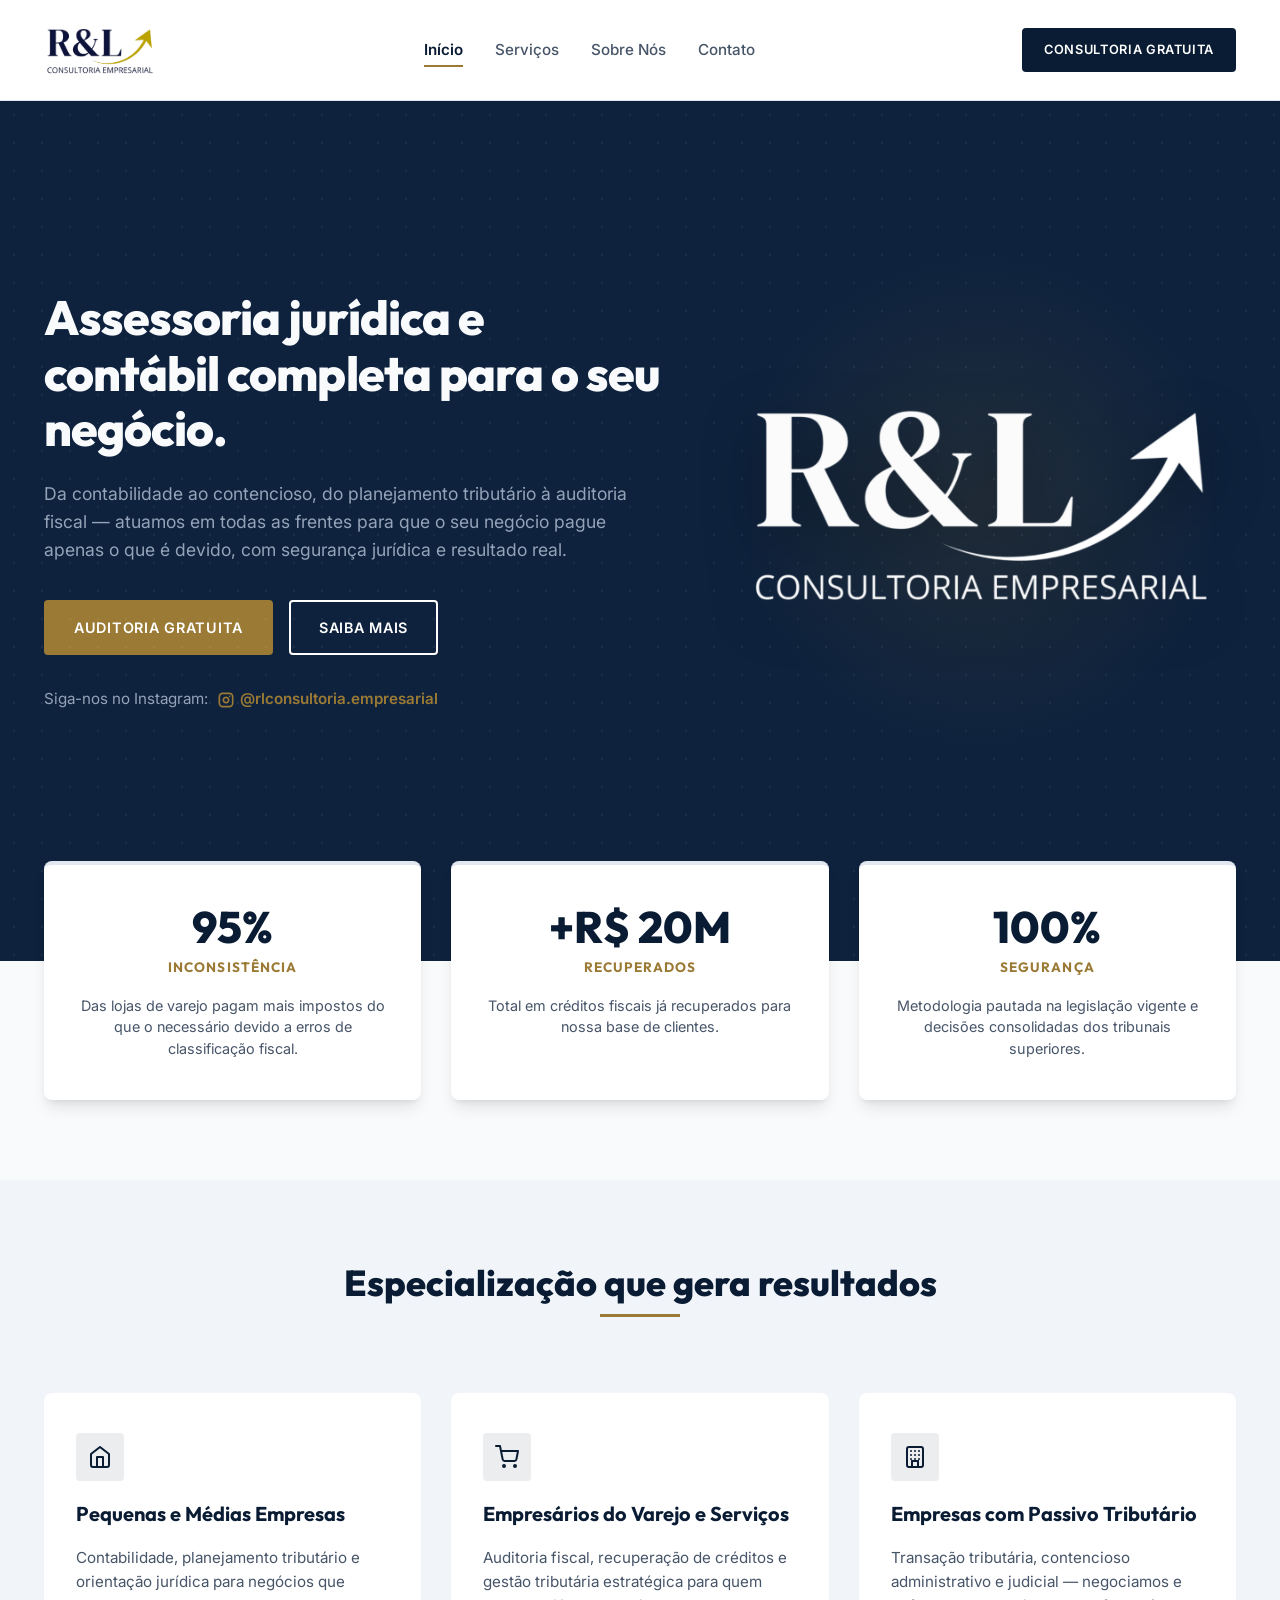
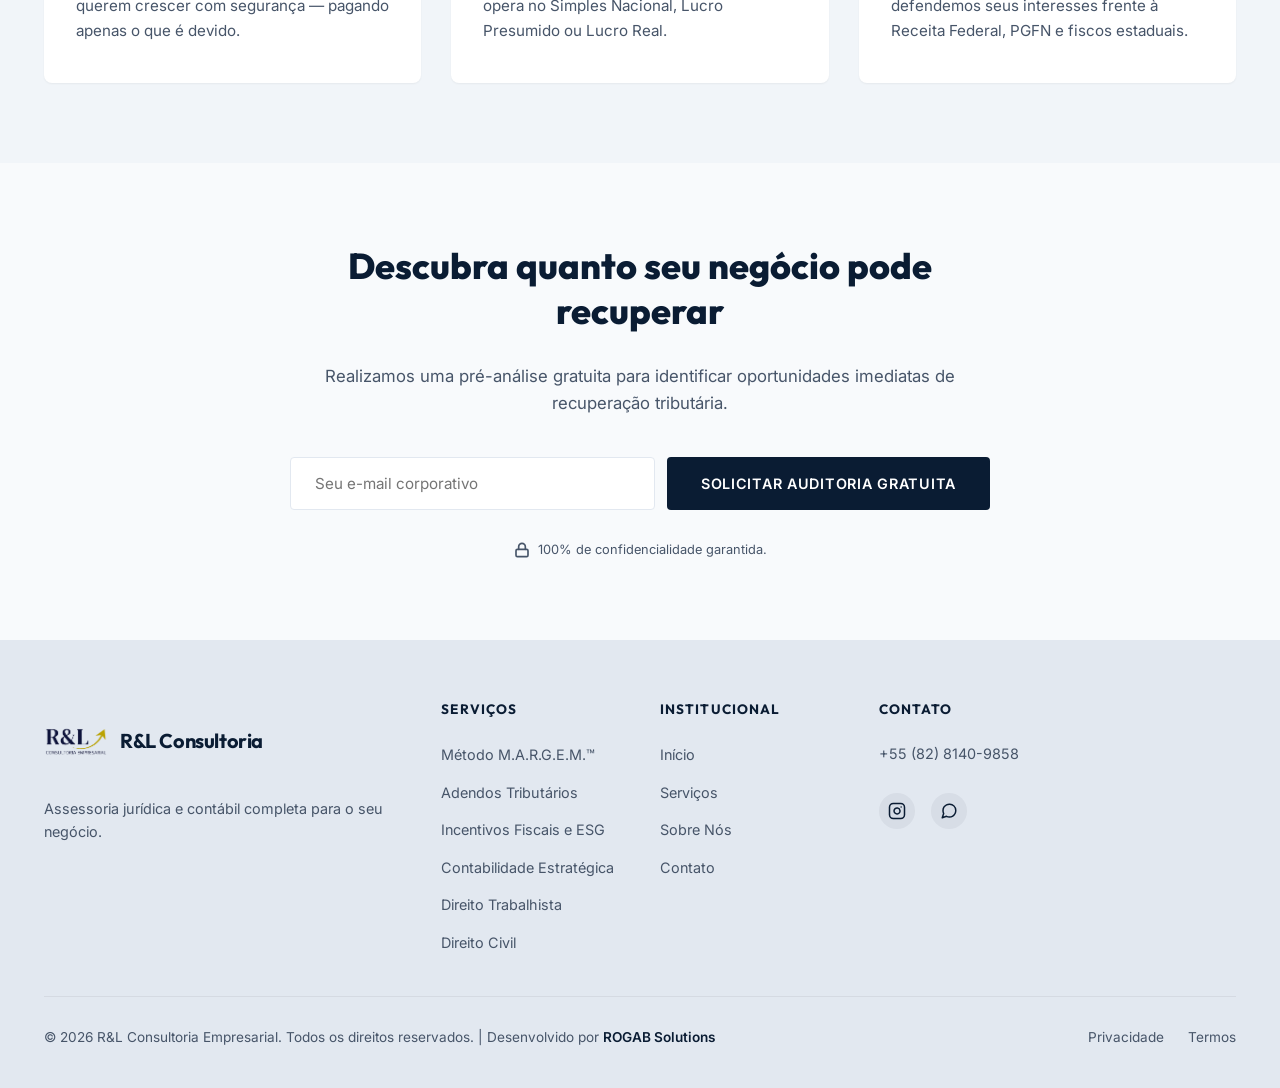
<file: index.html>
<!DOCTYPE html>
<html lang="pt-BR">

<head>
  <meta charset="UTF-8">
  <meta name="viewport" content="width=device-width, initial-scale=1.0">
  <title>R&L Consultoria Empresarial</title>
  <meta name="description" content="Assessoria jurídica e contábil completa para o seu negócio.">
  <link rel="icon" type="image/png" href="assets/images/favicon.png">

  <!-- CSS Stylesheets -->
  <link rel="stylesheet" href="assets/css/style.css">
  <link rel="stylesheet" href="assets/css/home.css">
</head>

<body>

  <!-- HEADER -->
  <header class="header">
    <div class="container header-container">
      <a href="index.html" class="logo" id="header-logo">
        <img src="assets/images/logorl-Photoroom.png" alt="Logotipo R&L Consultoria" class="logo-img">
      </a>

      <nav class="nav" aria-label="Navegação Principal">
        <ul class="nav-menu">
          <li><a href="index.html" class="nav-link active" id="nav-home">Início</a></li>
          <li><a href="servicos.html" class="nav-link" id="nav-services">Serviços</a></li>
          <li><a href="sobre.html" class="nav-link" id="nav-about">Sobre Nós</a></li>
          <li><a href="contato.html" class="nav-link" id="nav-contact">Contato</a></li>
        </ul>
      </nav>

      <div class="header-cta">
        <a href="contato.html" class="btn btn-navy" id="header-cta-btn">CONSULTORIA GRATUITA</a>
      </div>

      <button class="burger-menu" aria-label="Abrir Menu de Navegação" aria-expanded="false" id="burger-toggle">
        <span class="burger-line"></span>
        <span class="burger-line"></span>
        <span class="burger-line"></span>
      </button>
    </div>
  </header>

  <main>
    <!-- HERO SECTION -->
    <section class="hero dot-grid-bg section-padding">
      <div class="container hero-content">
        <div class="hero-text reveal">
          <h1>Assessoria jurídica e contábil completa para o seu negócio.</h1>
          <p>Da contabilidade ao contencioso, do planejamento tributário à auditoria fiscal — atuamos em todas as
            frentes para que o seu negócio pague apenas o que é devido, com segurança jurídica e resultado real.</p>
          <div class="hero-buttons">
            <a href="contato.html" class="btn btn-gold" id="hero-btn-primary">AUDITORIA GRATUITA</a>
            <a href="servicos.html" class="btn btn-outlined" id="hero-btn-secondary">SAIBA MAIS</a>
          </div>
          <div class="hero-social">
            <span>Siga-nos no Instagram:</span>
            <a href="https://www.instagram.com/rlconsultoria.empresarial/" target="_blank" class="hero-social-link">
              <svg xmlns="http://www.w3.org/2000/svg" width="16" height="16" viewBox="0 0 24 24" fill="none" stroke="currentColor" stroke-width="2.5" stroke-linecap="round" stroke-linejoin="round">
                <rect x="2" y="2" width="20" height="20" rx="5" ry="5"></rect>
                <path d="M16 11.37A4 4 0 1 1 12.63 8 4 4 0 0 1 16 11.37z"></path>
                <line x1="17.5" y1="6.5" x2="17.51" y2="6.5"></line>
              </svg>
              @rlconsultoria.empresarial
            </a>
          </div>
        </div>
        <div class="hero-image reveal">
          <img src="assets/images/logobranca.png" alt="Logotipo R&L Consultoria Empresarial" id="hero-main-img">
        </div>
      </div>
    </section>

    <!-- METRICS SECTION -->
    <section class="metrics" aria-label="Métricas de Impacto">
      <div class="container">
        <div class="metrics-grid">
          <!-- CARD 1 -->
          <div class="metric-card reveal">
            <div class="metric-number">95%</div>
            <div class="metric-label">Inconsistência</div>
            <p class="metric-desc">Das lojas de varejo pagam mais impostos do que o necessário devido a erros de
              classificação fiscal.</p>
          </div>
          <!-- CARD 2 -->
          <div class="metric-card reveal">
            <div class="metric-number">+R$ 20M</div>
            <div class="metric-label">Recuperados</div>
            <p class="metric-desc">Total em créditos fiscais já recuperados para nossa base de clientes.</p>
          </div>
          <!-- CARD 3 -->
          <div class="metric-card reveal">
            <div class="metric-number">100%</div>
            <div class="metric-label">Segurança</div>
            <p class="metric-desc">Metodologia pautada na legislação vigente e decisões consolidadas dos tribunais
              superiores.</p>
          </div>
        </div>
      </div>
    </section>

    <!-- SPECIALIZATION SECTION -->
    <section class="specialization section-padding" id="especializacao">
      <div class="container">
        <div class="section-header reveal">
          <h2 class="section-title">Especialização que gera resultados</h2>
        </div>

        <div class="specialization-grid">
          <!-- CARD 1 -->
          <div class="specialization-card reveal">
            <div class="spec-icon-box">
              <!-- Shop Icon -->
              <svg xmlns="http://www.w3.org/2000/svg" width="24" height="24" viewBox="0 0 24 24" fill="none"
                stroke="currentColor" stroke-width="2" stroke-linecap="round" stroke-linejoin="round">
                <path d="M3 9l9-7 9 7v11a2 2 0 0 1-2 2H5a2 2 0 0 1-2-2z"></path>
                <polyline points="9 22 9 12 15 12 15 22"></polyline>
              </svg>
            </div>
            <h3>Pequenas e Médias Empresas</h3>
            <p>Contabilidade, planejamento tributário e orientação jurídica para negócios que querem crescer com
              segurança — pagando apenas o que é devido.</p>
          </div>
          <!-- CARD 2 -->
          <div class="specialization-card reveal">
            <div class="spec-icon-box">
              <!-- Shopping Cart Icon -->
              <svg xmlns="http://www.w3.org/2000/svg" width="24" height="24" viewBox="0 0 24 24" fill="none"
                stroke="currentColor" stroke-width="2" stroke-linecap="round" stroke-linejoin="round">
                <circle cx="9" cy="21" r="1"></circle>
                <circle cx="20" cy="21" r="1"></circle>
                <path d="M1 1h4l2.68 13.39a2 2 0 0 0 2 1.61h9.72a2 2 0 0 0 2-1.61L23 6H6"></path>
              </svg>
            </div>
            <h3>Empresários do Varejo e Serviços</h3>
            <p>Auditoria fiscal, recuperação de créditos e gestão tributária estratégica para quem opera no Simples
              Nacional, Lucro Presumido ou Lucro Real.</p>
          </div>
          <!-- CARD 3 -->
          <div class="specialization-card reveal">
            <div class="spec-icon-box">
              <!-- Building Icon -->
              <svg xmlns="http://www.w3.org/2000/svg" width="24" height="24" viewBox="0 0 24 24" fill="none"
                stroke="currentColor" stroke-width="2" stroke-linecap="round" stroke-linejoin="round">
                <rect x="4" y="2" width="16" height="20" rx="2" ry="2"></rect>
                <line x1="9" y1="22" x2="9" y2="16"></line>
                <line x1="15" y1="22" x2="15" y2="16"></line>
                <line x1="9" y1="16" x2="15" y2="16"></line>
                <path d="M8 6h.01"></path>
                <path d="M16 6h.01"></path>
                <path d="M8 10h.01"></path>
                <path d="M16 10h.01"></path>
                <path d="M12 6h.01"></path>
                <path d="M12 10h.01"></path>
                <path d="M8 14h.01"></path>
                <path d="M16 14h.01"></path>
                <path d="M12 14h.01"></path>
              </svg>
            </div>
            <h3>Empresas com Passivo Tributário</h3>
            <p>Transação tributária, contencioso administrativo e judicial — negociamos e defendemos seus interesses
              frente à Receita Federal, PGFN e fiscos estaduais.</p>
          </div>
        </div>
      </div>
    </section>

    <!-- TESTIMONIAL SECTION (OCULTADO)
    <section class="testimonial section-padding" aria-label="Depoimentos">
      <div class="container">
        <div class="testimonial-card reveal">
          <div class="testimonial-avatar">
            <img src="assets/images/depoimento-avatar.png"
              alt="Ricardo Mendes, Diretor Financeiro do Grupo Hortifruti Express" id="testimonial-img">
          </div>
          <div class="testimonial-body">
            <div class="quote-icon">”</div>
            <blockquote class="testimonial-text">
              "Trabalhar com a R&L Consultoria Empresarial foi um divisor de águas para a saúde financeira do nosso
              grupo. A precisão técnica e a agilidade na recuperação de créditos superaram todas as expectativas.
              Recuperamos mais de R$ 850 mil em apenas 4 meses."
            </blockquote>
            <div class="testimonial-author">
              <cite class="testimonial-name" id="testimonial-author-name">Ricardo Mendes</cite>
              <span class="testimonial-role">Diretor Financeiro, Grupo Hortifruti Express</span>
            </div>
          </div>
        </div>
      </div>
    </section>
    -->

    <!-- LEAD GENERATION SECTION -->
    <section class="lead-gen section-padding">
      <div class="container">
        <div class="lead-gen-container reveal">
          <h2>Descubra quanto seu negócio pode recuperar</h2>
          <p>Realizamos uma pré-análise gratuita para identificar oportunidades imediatas de recuperação tributária.</p>

          <form class="lead-form" action="contato.html" method="GET" id="lead-form-element">
            <input type="email" name="email" placeholder="Seu e-mail corporativo" required id="lead-email-input">
            <button type="submit" class="btn btn-navy" id="lead-submit-btn">SOLICITAR AUDITORIA GRATUITA</button>
          </form>

          <div class="lead-confidential">
            <!-- Lock Icon -->
            <svg xmlns="http://www.w3.org/2000/svg" width="16" height="16" viewBox="0 0 24 24" fill="none"
              stroke="currentColor" stroke-width="2.5" stroke-linecap="round" stroke-linejoin="round">
              <rect x="3" y="11" width="18" height="11" rx="2" ry="2"></rect>
              <path d="M7 11V7a5 5 0 0 1 10 0v4"></path>
            </svg>
            <span>100% de confidencialidade garantida.</span>
          </div>
        </div>
      </div>
    </section>

    <!-- PARTNER LOGOS (OCULTADO)
    <section class="partners" aria-label="Nossos Parceiros">
      <div class="container">
        <div class="partners-row reveal">
          <div class="partner-logo-placeholder">CLIENTE 1</div>
          <div class="partner-logo-placeholder">CLIENTE 2</div>
          <div class="partner-logo-placeholder">CLIENTE 3</div>
          <div class="partner-logo-placeholder">CLIENTE 4</div>
          <div class="partner-logo-placeholder">CLIENTE 5</div>
        </div>
      </div>
    </section>
    -->
  </main>

  <!-- FOOTER -->
  <footer class="footer">
    <div class="container">
      <div class="footer-grid">
        <!-- Col 1 -->
        <div class="footer-col">
          <a href="index.html" class="logo" id="footer-logo">
            <img src="assets/images/logorl-Photoroom.png" alt="Logotipo R&L Consultoria" class="logo-img">
            <span class="logo-text">R&L Consultoria</span>
          </a>
          <p>Assessoria jurídica e contábil completa para o seu negócio.</p>
        </div>

        <!-- Col 2 -->
        <div class="footer-col">
          <h3 class="footer-title">Serviços</h3>
          <ul>
            <li><a href="servicos.html" id="footer-link-margem">Método M.A.R.G.E.M.™</a></li>
            <li><a href="servicos.html" id="footer-link-tributario">Adendos Tributários</a></li>
            <li><a href="servicos.html" id="footer-link-esg">Incentivos Fiscais e ESG</a></li>
            <li><a href="servicos.html" id="footer-link-contabil">Contabilidade Estratégica</a></li>
            <li><a href="servicos.html" id="footer-link-trabalhista">Direito Trabalhista</a></li>
            <li><a href="servicos.html" id="footer-link-civil">Direito Civil</a></li>
          </ul>
        </div>

        <!-- Col 3 -->
        <div class="footer-col">
          <h3 class="footer-title">Institucional</h3>
          <ul>
            <li><a href="index.html">Início</a></li>
            <li><a href="servicos.html">Serviços</a></li>
            <li><a href="sobre.html">Sobre Nós</a></li>
            <li><a href="contato.html">Contato</a></li>
          </ul>
        </div>

        <!-- Col 4 -->
        <div class="footer-col">
          <h3 class="footer-title">Contato</h3>
          <p>+55 (82) 8140-9858</p>
          <div class="footer-social-icons">
            <a href="https://www.instagram.com/rlconsultoria.empresarial/" target="_blank" class="footer-social-btn" aria-label="Instagram" id="footer-social-instagram">
              <!-- Instagram Icon -->
              <svg xmlns="http://www.w3.org/2000/svg" width="18" height="18" viewBox="0 0 24 24" fill="none"
                stroke="currentColor" stroke-width="2" stroke-linecap="round" stroke-linejoin="round">
                <rect x="2" y="2" width="20" height="20" rx="5" ry="5"></rect>
                <path d="M16 11.37A4 4 0 1 1 12.63 8 4 4 0 0 1 16 11.37z"></path>
                <line x1="17.5" y1="6.5" x2="17.51" y2="6.5"></line>
              </svg>
            </a>
            <a href="https://wa.me/558281409858" target="_blank" class="footer-social-btn" aria-label="WhatsApp" id="footer-social-whatsapp">
              <!-- WhatsApp Icon -->
              <svg xmlns="http://www.w3.org/2000/svg" width="18" height="18" viewBox="0 0 24 24" fill="none"
                stroke="currentColor" stroke-width="2" stroke-linecap="round" stroke-linejoin="round">
                <path d="M21 11.5a8.38 8.38 0 0 1-.9 3.8 8.5 8.5 0 0 1-7.6 4.7 8.38 8.38 0 0 1-3.8-.9L3 21l1.9-5.7a8.38 8.38 0 0 1-.9-3.8 8.5 8.5 0 0 1 4.7-7.6 8.38 8.38 0 0 1 3.8-.9h.5a8.48 8.48 0 0 1 8 8v.5z"></path>
              </svg>
            </a>
          </div>
        </div>
      </div>

      <div class="footer-bottom">
        <p class="developer-credit">&copy; 2026 R&L Consultoria Empresarial. Todos os direitos reservados. |
          Desenvolvido por <a href="https://www.rogabsolutions.com/" target="_blank">ROGAB Solutions</a></p>
        <div class="footer-bottom-links">
          <a href="#">Privacidade</a>
          <a href="#">Termos</a>
        </div>
      </div>
    </div>
  </footer>

  <!-- Scripts -->
  <script src="assets/js/main.js"></script>
</body>

</html>
</file>
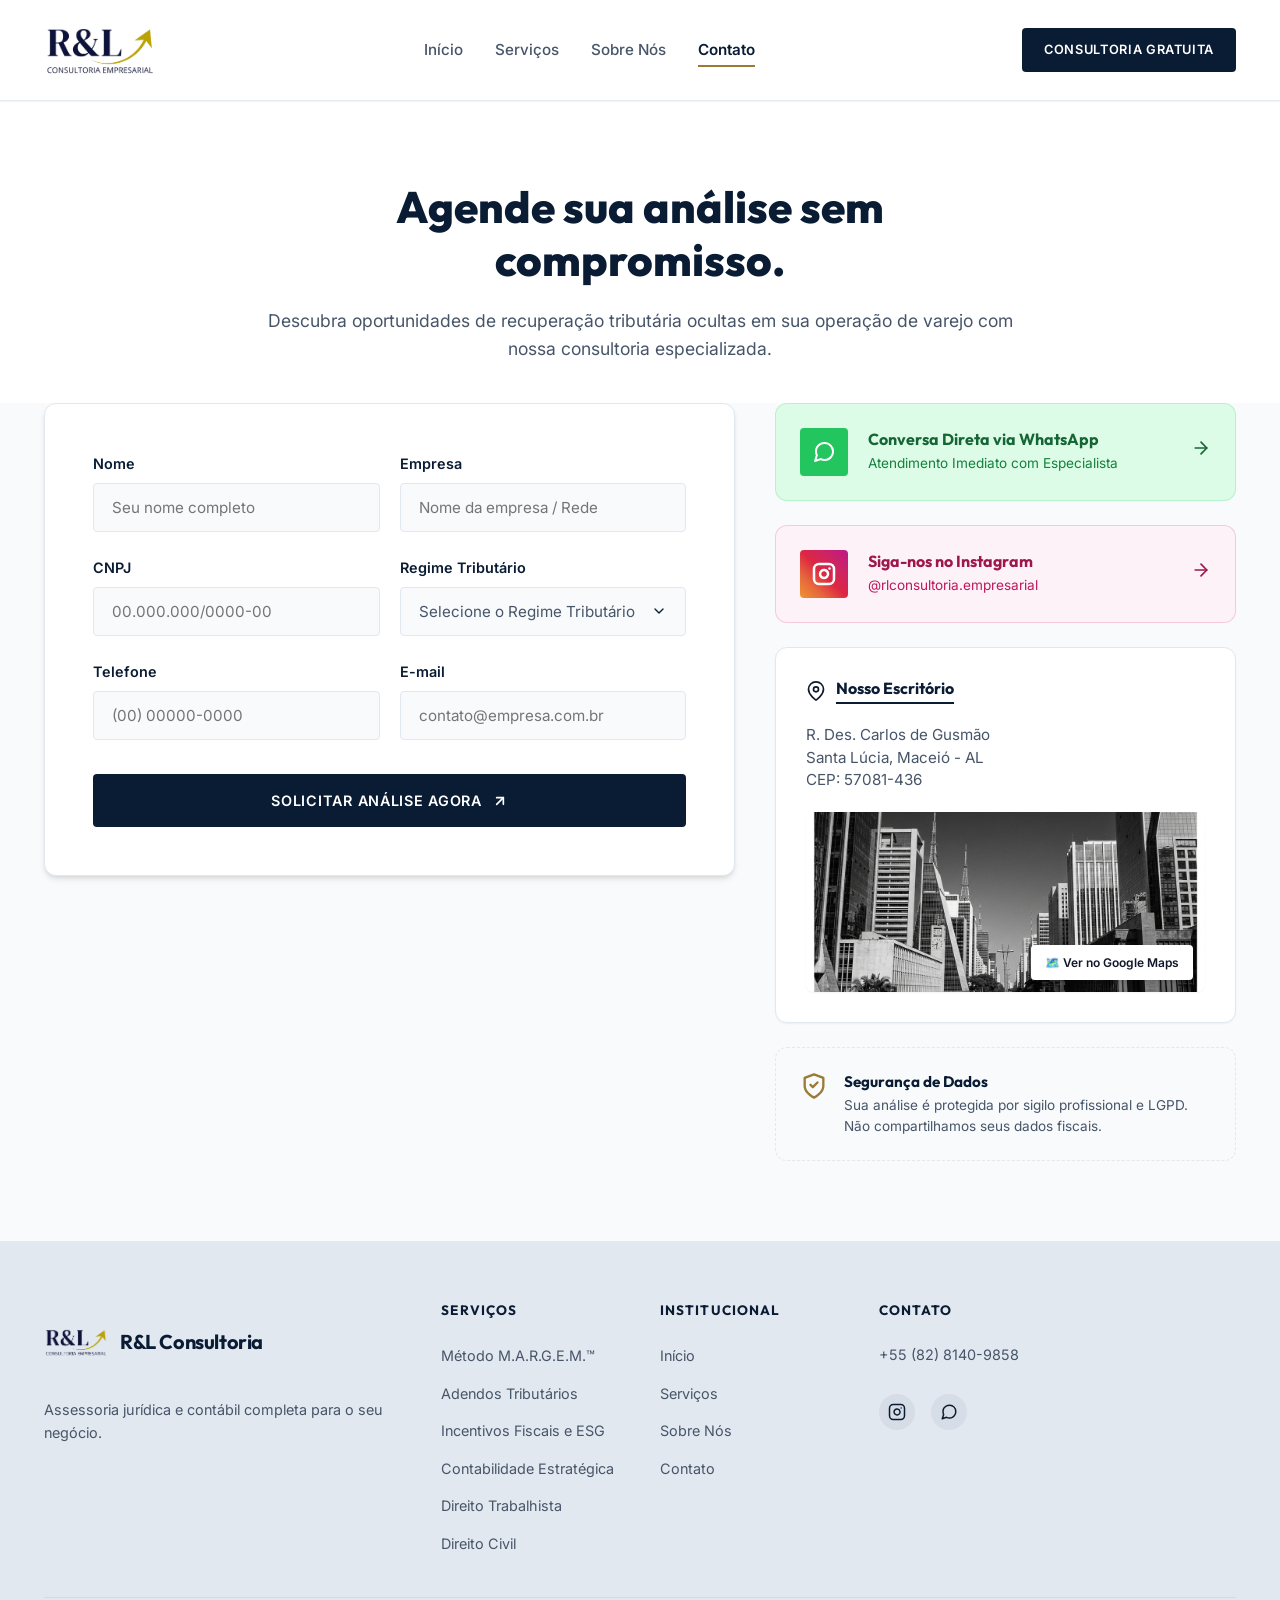
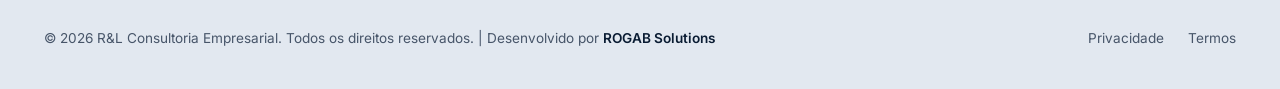
<file: contato.html>
<!DOCTYPE html>
<html lang="pt-BR">

<head>
  <meta charset="UTF-8">
  <meta name="viewport" content="width=device-width, initial-scale=1.0">
  <title>Contato | R&L Consultoria Empresarial</title>
  <meta name="description"
    content="Agende sua análise tributária sem compromisso. Entre em contato com a R&L Consultoria e saiba como recuperar créditos fiscais para o seu supermercado.">
  <link rel="icon" type="image/png" href="assets/images/favicon.png">

  <!-- CSS Stylesheets -->
  <link rel="stylesheet" href="assets/css/style.css">
  <link rel="stylesheet" href="assets/css/contato.css">
</head>

<body>

  <!-- HEADER -->
  <header class="header">
    <div class="container header-container">
      <a href="index.html" class="logo" id="header-logo">
        <img src="assets/images/logorl-Photoroom.png" alt="Logotipo R&L Consultoria" class="logo-img">
      </a>

      <nav class="nav" aria-label="Navegação Principal">
        <ul class="nav-menu">
          <li><a href="index.html" class="nav-link" id="nav-home">Início</a></li>
          <li><a href="servicos.html" class="nav-link" id="nav-services">Serviços</a></li>
          <li><a href="sobre.html" class="nav-link" id="nav-about">Sobre Nós</a></li>
          <li><a href="contato.html" class="nav-link active" id="nav-contact">Contato</a></li>
        </ul>
      </nav>

      <div class="header-cta">
        <a href="contato.html" class="btn btn-navy" id="header-cta-btn">CONSULTORIA GRATUITA</a>
      </div>

      <button class="burger-menu" aria-label="Abrir Menu de Navegação" aria-expanded="false" id="burger-toggle">
        <span class="burger-line"></span>
        <span class="burger-line"></span>
        <span class="burger-line"></span>
      </button>
    </div>
  </header>

  <main>
    <!-- HERO SECTION -->
    <section class="contact-hero section-padding">
      <div class="container contact-hero-content reveal">
        <h1>Agende sua análise sem compromisso.</h1>
        <p>Descubra oportunidades de recuperação tributária ocultas em sua operação de varejo com nossa consultoria
          especializada.</p>
      </div>
    </section>

    <!-- CONTACT SECTION -->
    <section class="contact-section">
      <div class="container contact-grid">

        <!-- Left Column: Form -->
        <div class="contact-form-card reveal">
          <form id="contact-form">
            <div class="form-grid">

              <div class="form-row">
                <div class="form-group">
                  <label for="name">Nome</label>
                  <input type="text" id="name" placeholder="Seu nome completo" required>
                </div>
                <div class="form-group">
                  <label for="company">Empresa</label>
                  <input type="text" id="company" placeholder="Nome da empresa / Rede" required>
                </div>
              </div>

              <div class="form-row">
                <div class="form-group">
                  <label for="cnpj">CNPJ</label>
                  <input type="text" id="cnpj" placeholder="00.000.000/0000-00" required>
                </div>
                <div class="form-group">
                  <label for="regime">Regime Tributário</label>
                  <select id="regime" required>
                    <option value="" disabled selected>Selecione o Regime Tributário</option>
                    <option value="Lucro Real">Lucro Real</option>
                    <option value="Lucro Presumido">Lucro Presumido</option>
                    <option value="Simples Nacional">Simples Nacional</option>
                  </select>
                </div>
              </div>

              <div class="form-row">
                <div class="form-group">
                  <label for="phone">Telefone</label>
                  <input type="tel" id="phone" placeholder="(00) 00000-0000" required>
                </div>
                <div class="form-group">
                  <label for="email">E-mail</label>
                  <input type="email" id="email" placeholder="contato@empresa.com.br" required>
                </div>
              </div>

              <button type="submit" class="btn btn-navy" id="form-submit-btn">
                <span>SOLICITAR ANÁLISE AGORA</span>
                <!-- Arrow Up Right Icon -->
                <svg xmlns="http://www.w3.org/2000/svg" width="16" height="16" viewBox="0 0 24 24" fill="none"
                  stroke="currentColor" stroke-width="2.5" stroke-linecap="round" stroke-linejoin="round">
                  <line x1="7" y1="17" x2="17" y2="7"></line>
                  <polyline points="7 7 17 7 17 17"></polyline>
                </svg>
              </button>

            </div>
          </form>
        </div>

        <!-- Right Column: Info Cards -->
        <div class="contact-info-col reveal">

          <!-- WhatsApp Card -->
          <div class="whatsapp-card" id="whatsapp-cta">
            <div class="whatsapp-icon-box">
              <!-- WhatsApp Icon -->
              <svg xmlns="http://www.w3.org/2000/svg" width="24" height="24" viewBox="0 0 24 24" fill="none"
                stroke="currentColor" stroke-width="2" stroke-linecap="round" stroke-linejoin="round">
                <path
                  d="M21 11.5a8.38 8.38 0 0 1-.9 3.8 8.5 8.5 0 0 1-7.6 4.7 8.38 8.38 0 0 1-3.8-.9L3 21l1.9-5.7a8.38 8.38 0 0 1-.9-3.8 8.5 8.5 0 0 1 4.7-7.6 8.38 8.38 0 0 1 3.8-.9h.5a8.48 8.48 0 0 1 8 8v.5z">
                </path>
              </svg>
            </div>
            <div class="whatsapp-text">
              <h3>Conversa Direta via WhatsApp</h3>
              <p>Atendimento Imediato com Especialista</p>
            </div>
            <div class="whatsapp-arrow">
              <!-- Right Arrow -->
              <svg xmlns="http://www.w3.org/2000/svg" width="20" height="20" viewBox="0 0 24 24" fill="none"
                stroke="currentColor" stroke-width="2" stroke-linecap="round" stroke-linejoin="round">
                <line x1="5" y1="12" x2="19" y2="12"></line>
                <polyline points="12 5 19 12 12 19"></polyline>
              </svg>
            </div>
          </div>

          <!-- Instagram Card -->
          <a href="https://www.instagram.com/rlconsultoria.empresarial/" target="_blank" class="instagram-card">
            <div class="instagram-icon-box">
              <!-- Instagram Icon -->
              <svg xmlns="http://www.w3.org/2000/svg" width="24" height="24" viewBox="0 0 24 24" fill="none"
                stroke="currentColor" stroke-width="2.5" stroke-linecap="round" stroke-linejoin="round">
                <rect x="2" y="2" width="20" height="20" rx="5" ry="5"></rect>
                <path d="M16 11.37A4 4 0 1 1 12.63 8 4 4 0 0 1 16 11.37z"></path>
                <line x1="17.5" y1="6.5" x2="17.51" y2="6.5"></line>
              </svg>
            </div>
            <div class="instagram-text">
              <h3>Siga-nos no Instagram</h3>
              <p>@rlconsultoria.empresarial</p>
            </div>
            <div class="instagram-arrow">
              <!-- Right Arrow -->
              <svg xmlns="http://www.w3.org/2000/svg" width="20" height="20" viewBox="0 0 24 24" fill="none"
                stroke="currentColor" stroke-width="2" stroke-linecap="round" stroke-linejoin="round">
                <line x1="5" y1="12" x2="19" y2="12"></line>
                <polyline points="12 5 19 12 12 19"></polyline>
              </svg>
            </div>
          </a>

          <!-- Address Card -->
          <div class="address-card">
            <div class="address-header">
              <!-- Map Pin Icon -->
              <svg xmlns="http://www.w3.org/2000/svg" width="20" height="20" viewBox="0 0 24 24" fill="none"
                stroke="currentColor" stroke-width="2" stroke-linecap="round" stroke-linejoin="round">
                <path d="M21 10c0 7-9 13-9 13s-9-6-9-13a9 9 0 0 1 18 0z"></path>
                <circle cx="12" cy="10" r="3"></circle>
              </svg>
              <h2 class="address-title">Nosso Escritório</h2>
            </div>

            <p class="address-text">
              R. Des. Carlos de Gusmão<br>
              Santa Lúcia, Maceió - AL<br>
              CEP: 57081-436
            </p>

            <div class="map-container">
              <img src="assets/images/contato-paulista.png"
                alt="Localização do escritório R&L Consultoria em Maceió, AL" id="address-map-img">
              <a href="https://maps.app.goo.gl/Kqe8dUj4SWaHqCMH7" target="_blank" class="map-btn" id="maps-btn">
                <span>🗺️ Ver no Google Maps</span>
              </a>
            </div>
          </div>

          <!-- Security Card -->
          <div class="security-card">
            <div class="security-icon">
              <!-- Shield Check Icon -->
              <svg xmlns="http://www.w3.org/2000/svg" width="28" height="28" viewBox="0 0 24 24" fill="none"
                stroke="currentColor" stroke-width="2" stroke-linecap="round" stroke-linejoin="round">
                <path d="M12 22s8-4 8-10V5l-8-3-8 3v7c0 6 8 10 8 10z"></path>
                <polyline points="9 11 11 13 15 9"></polyline>
              </svg>
            </div>
            <div class="security-text">
              <h3>Segurança de Dados</h3>
              <p>Sua análise é protegida por sigilo profissional e LGPD. Não compartilhamos seus dados fiscais.</p>
            </div>
          </div>

        </div>
      </div>
    </section>
  </main>

  <!-- FOOTER -->
  <footer class="footer">
    <div class="container">
      <div class="footer-grid">
        <!-- Col 1 -->
        <div class="footer-col">
          <a href="index.html" class="logo" id="footer-logo">
            <img src="assets/images/logorl-Photoroom.png" alt="Logotipo R&L Consultoria" class="logo-img">
            <span class="logo-text">R&L Consultoria</span>
          </a>
          <p>Assessoria jurídica e contábil completa para o seu negócio.</p>
        </div>

        <!-- Col 2 -->
        <div class="footer-col">
          <h3 class="footer-title">Serviços</h3>
          <ul>
            <li><a href="servicos.html" id="footer-link-margem">Método M.A.R.G.E.M.™</a></li>
            <li><a href="servicos.html" id="footer-link-tributario">Adendos Tributários</a></li>
            <li><a href="servicos.html" id="footer-link-esg">Incentivos Fiscais e ESG</a></li>
            <li><a href="servicos.html" id="footer-link-contabil">Contabilidade Estratégica</a></li>
            <li><a href="servicos.html" id="footer-link-trabalhista">Direito Trabalhista</a></li>
            <li><a href="servicos.html" id="footer-link-civil">Direito Civil</a></li>
          </ul>
        </div>

        <!-- Col 3 -->
        <div class="footer-col">
          <h3 class="footer-title">Institucional</h3>
          <ul>
            <li><a href="index.html">Início</a></li>
            <li><a href="servicos.html">Serviços</a></li>
            <li><a href="sobre.html">Sobre Nós</a></li>
            <li><a href="contato.html">Contato</a></li>
          </ul>
        </div>

        <!-- Col 4 -->
        <div class="footer-col">
          <h3 class="footer-title">Contato</h3>
          <p>+55 (82) 8140-9858</p>
          <div class="footer-social-icons">
            <a href="https://www.instagram.com/rlconsultoria.empresarial/" target="_blank" class="footer-social-btn" aria-label="Instagram" id="footer-social-instagram">
              <!-- Instagram Icon -->
              <svg xmlns="http://www.w3.org/2000/svg" width="18" height="18" viewBox="0 0 24 24" fill="none"
                stroke="currentColor" stroke-width="2" stroke-linecap="round" stroke-linejoin="round">
                <rect x="2" y="2" width="20" height="20" rx="5" ry="5"></rect>
                <path d="M16 11.37A4 4 0 1 1 12.63 8 4 4 0 0 1 16 11.37z"></path>
                <line x1="17.5" y1="6.5" x2="17.51" y2="6.5"></line>
              </svg>
            </a>
            <a href="https://wa.me/558281409858" target="_blank" class="footer-social-btn" aria-label="WhatsApp" id="footer-social-whatsapp">
              <!-- WhatsApp Icon -->
              <svg xmlns="http://www.w3.org/2000/svg" width="18" height="18" viewBox="0 0 24 24" fill="none"
                stroke="currentColor" stroke-width="2" stroke-linecap="round" stroke-linejoin="round">
                <path d="M21 11.5a8.38 8.38 0 0 1-.9 3.8 8.5 8.5 0 0 1-7.6 4.7 8.38 8.38 0 0 1-3.8-.9L3 21l1.9-5.7a8.38 8.38 0 0 1-.9-3.8 8.5 8.5 0 0 1 4.7-7.6 8.38 8.38 0 0 1 3.8-.9h.5a8.48 8.48 0 0 1 8 8v.5z"></path>
              </svg>
            </a>
          </div>
        </div>
      </div>

      <div class="footer-bottom">
        <p class="developer-credit">&copy; 2026 R&L Consultoria Empresarial. Todos os direitos reservados. |
          Desenvolvido por <a href="https://www.rogabsolutions.com/" target="_blank">ROGAB Solutions</a></p>
        <div class="footer-bottom-links">
          <a href="#">Privacidade</a>
          <a href="#">Termos</a>
        </div>
      </div>
    </div>
  </footer>

  <!-- Scripts -->
  <script src="assets/js/main.js"></script>
  <script src="assets/js/contato.js"></script>
</body>

</html>
</file>
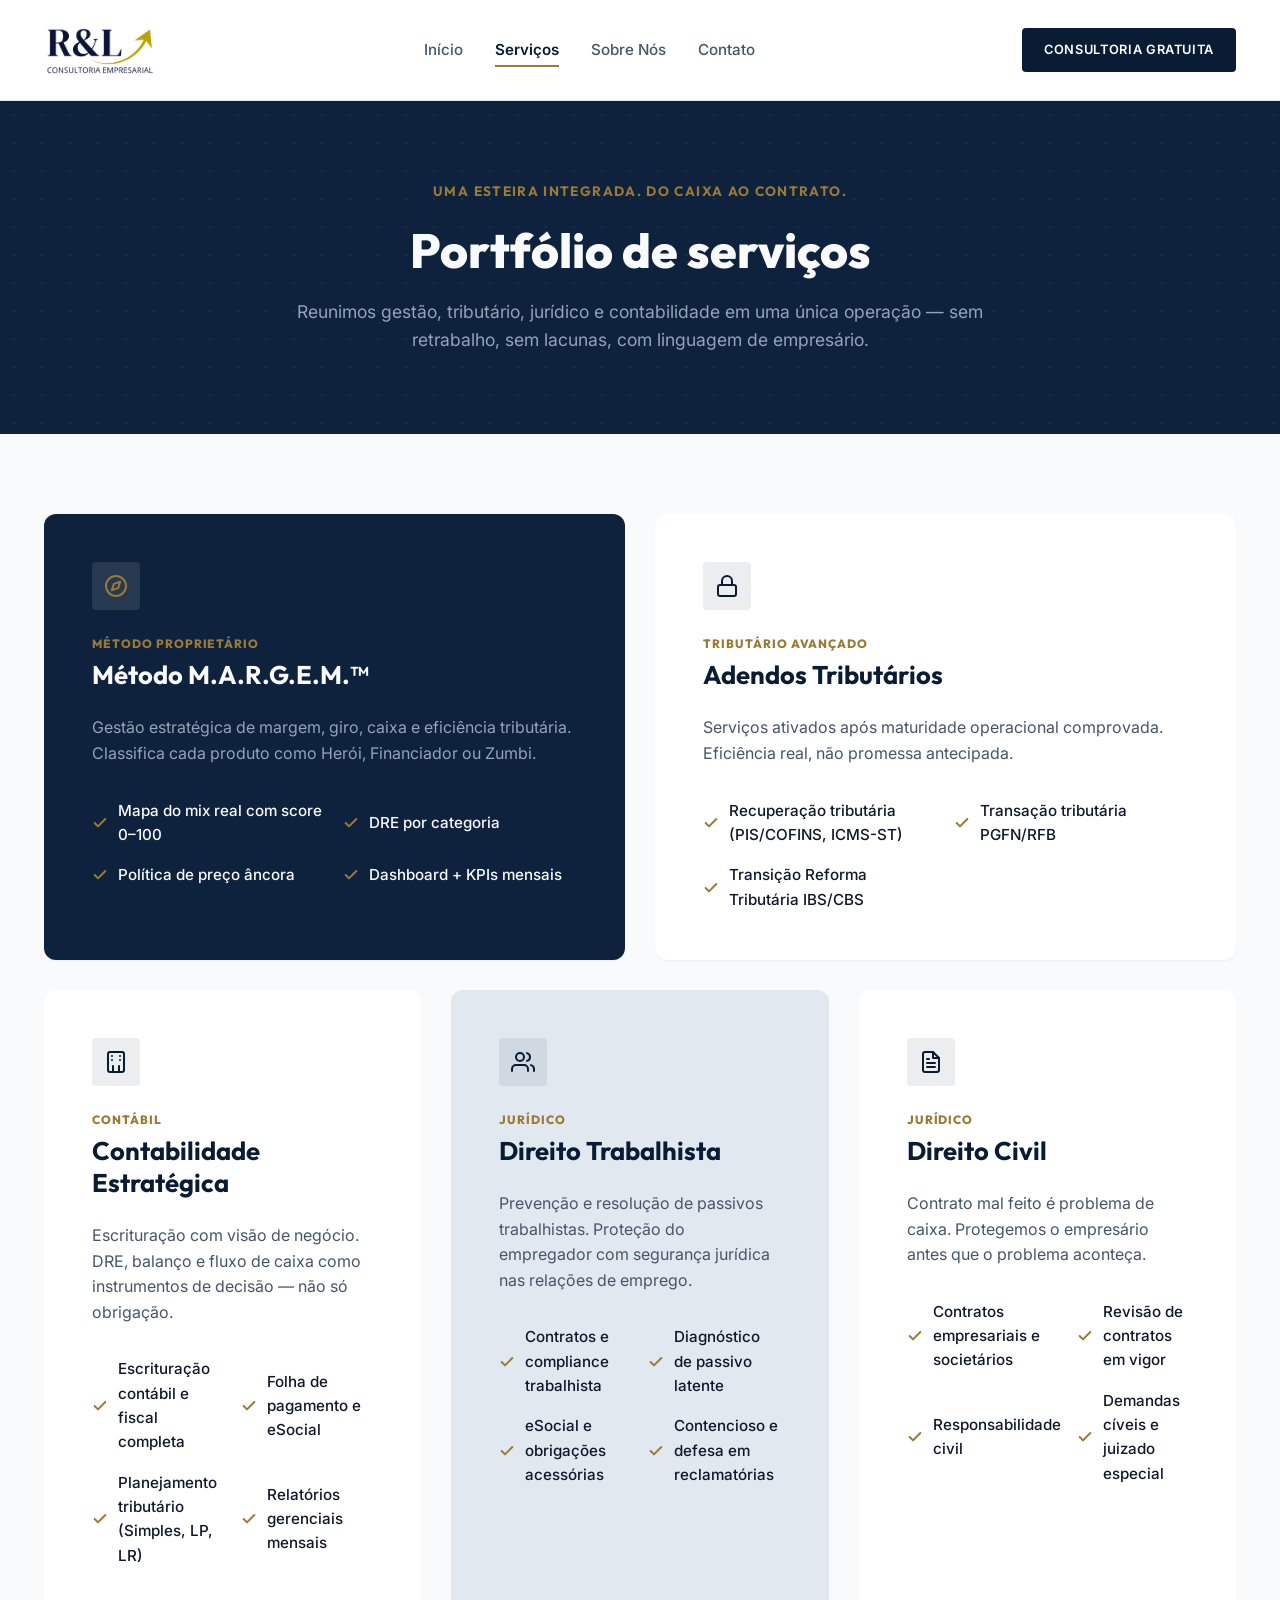
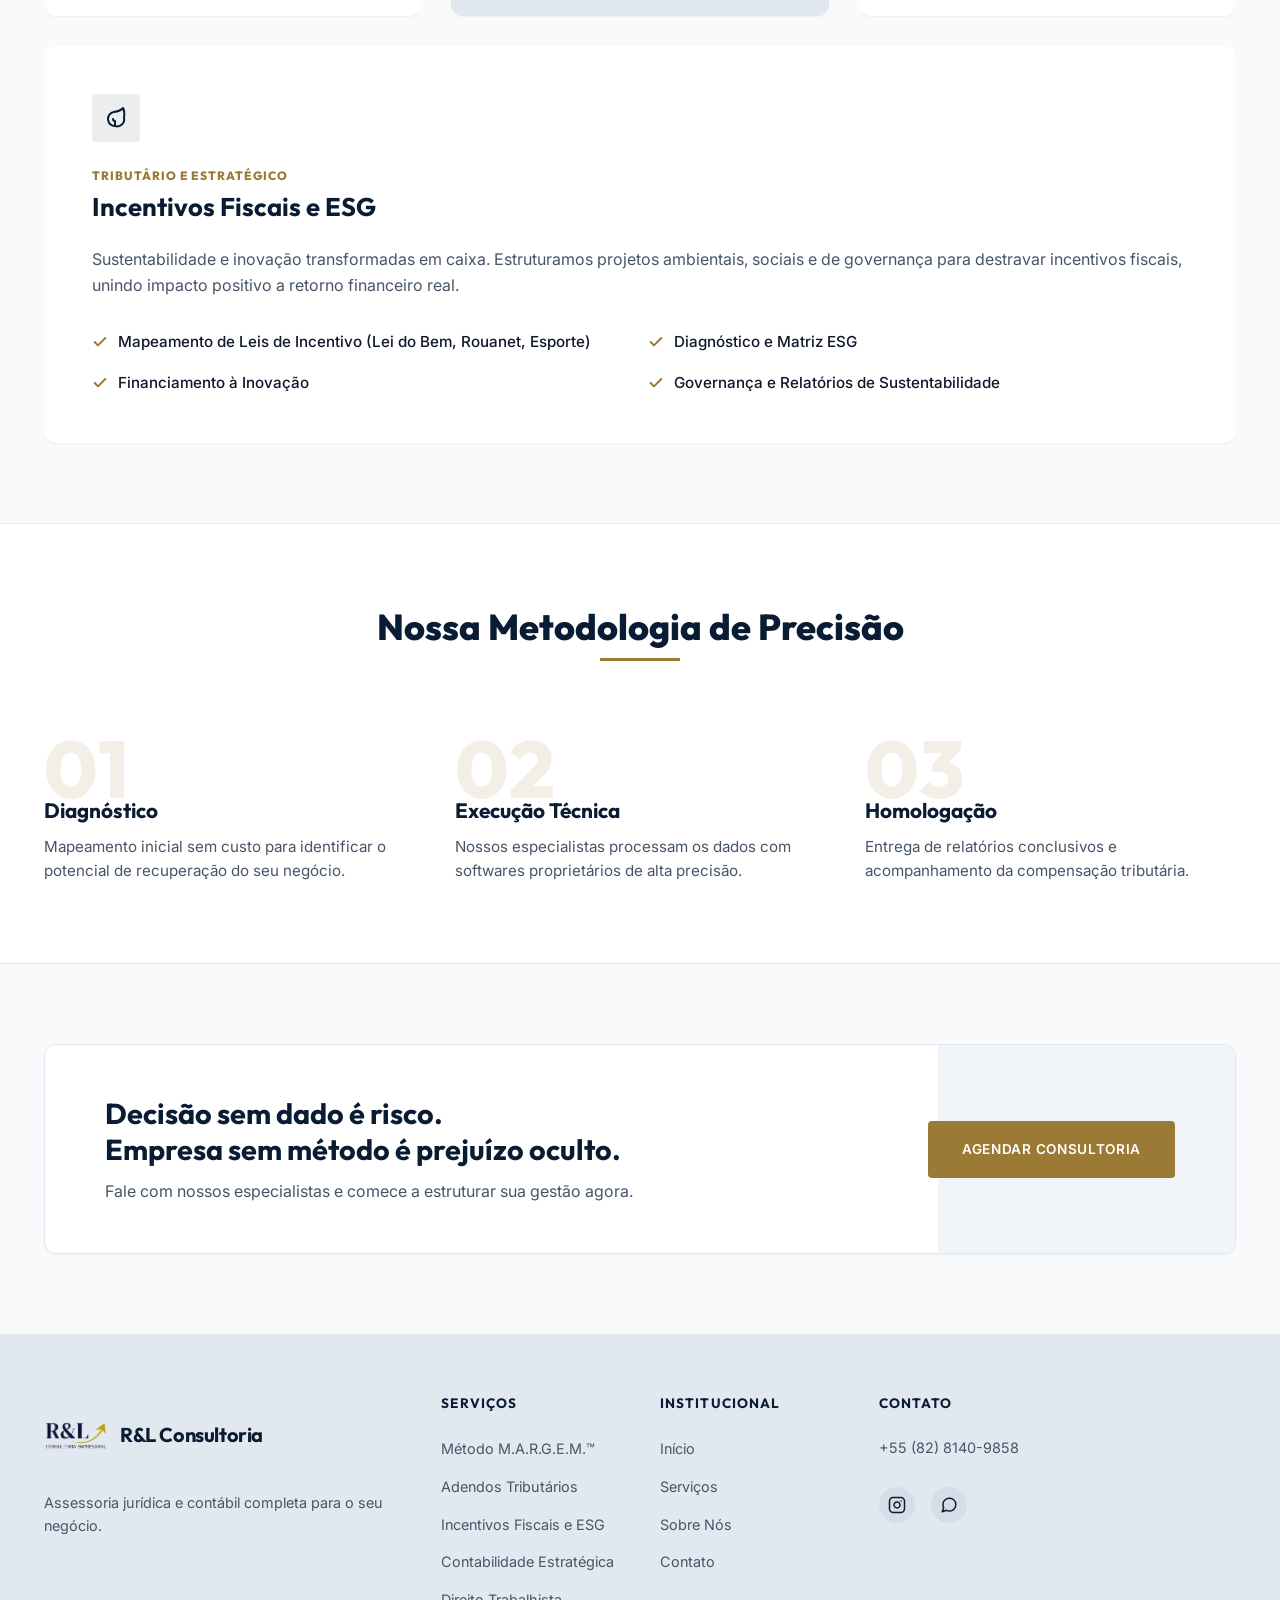
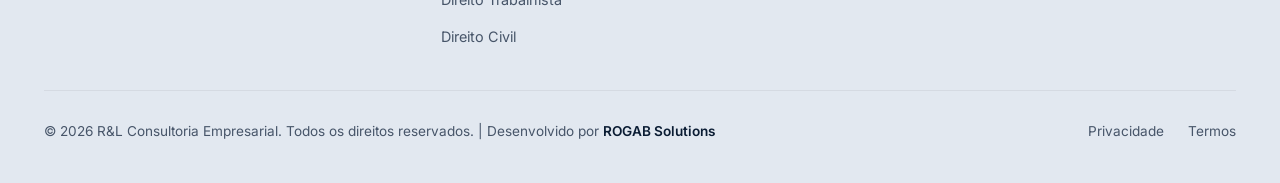
<file: servicos.html>
<!DOCTYPE html>
<html lang="pt-BR">
<head>
  <meta charset="UTF-8">
  <meta name="viewport" content="width=device-width, initial-scale=1.0">
  <title>Nossos Serviços | R&L Consultoria Empresarial</title>
  <meta name="description" content="Excelência em Recuperação e Gestão Tributária. Conheça nossos serviços de recuperação de créditos de ICMS/PIS/COFINS, auditoria de cadastro de produtos e planejamento tributário.">
  <link rel="icon" type="image/png" href="assets/images/favicon.png">
  
  <!-- CSS Stylesheets -->
  <link rel="stylesheet" href="assets/css/style.css">
  <link rel="stylesheet" href="assets/css/servicos.css">
</head>
<body>

  <!-- HEADER -->
  <header class="header">
    <div class="container header-container">
      <a href="index.html" class="logo" id="header-logo">
        <img src="assets/images/logorl-Photoroom.png" alt="Logotipo R&L Consultoria" class="logo-img">
      </a>
      
      <nav class="nav" aria-label="Navegação Principal">
        <ul class="nav-menu">
          <li><a href="index.html" class="nav-link" id="nav-home">Início</a></li>
          <li><a href="servicos.html" class="nav-link active" id="nav-services">Serviços</a></li>
          <li><a href="sobre.html" class="nav-link" id="nav-about">Sobre Nós</a></li>
          <li><a href="contato.html" class="nav-link" id="nav-contact">Contato</a></li>
        </ul>
      </nav>

      <div class="header-cta">
        <a href="contato.html" class="btn btn-navy" id="header-cta-btn">CONSULTORIA GRATUITA</a>
      </div>

      <button class="burger-menu" aria-label="Abrir Menu de Navegação" aria-expanded="false" id="burger-toggle">
        <span class="burger-line"></span>
        <span class="burger-line"></span>
        <span class="burger-line"></span>
      </button>
    </div>
  </header>

  <main>
    <!-- HERO SECTION -->
    <section class="services-hero dot-grid-bg section-padding">
      <div class="container services-hero-content reveal">
        <span class="tagline">Uma esteira integrada. Do caixa ao contrato.</span>
        <h1>Portfólio de serviços</h1>
        <p>Reunimos gestão, tributário, jurídico e contabilidade em uma única operação — sem retrabalho, sem lacunas, com linguagem de empresário.</p>
      </div>
    </section>

    <!-- SERVICES SECTION -->
    <section class="services-section section-padding">
      <div class="container">
        <div class="services-grid">
          
          <!-- Card 1: Método proprietário: Método M.A.R.G.E.M.™ (Dark) -->
          <div class="service-card card-dark reveal">
            <div class="service-card-icon">
              <!-- Compass / Gears Icon -->
              <svg xmlns="http://www.w3.org/2000/svg" width="24" height="24" viewBox="0 0 24 24" fill="none" stroke="currentColor" stroke-width="2" stroke-linecap="round" stroke-linejoin="round"><circle cx="12" cy="12" r="10"></circle><polygon points="16.24 7.76 14.12 14.12 7.76 16.24 9.88 9.88 16.24 7.76"></polygon></svg>
            </div>
            <div class="service-title-container">
              <span class="card-category">Método proprietário</span>
              <h2>Método M.A.R.G.E.M.™</h2>
            </div>
            <p>Gestão estratégica de margem, giro, caixa e eficiência tributária. Classifica cada produto como Herói, Financiador ou Zumbi.</p>
            
            <div class="sub-features">
              <div class="feature-item" style="color: var(--text-light);">
                <svg xmlns="http://www.w3.org/2000/svg" width="16" height="16" viewBox="0 0 24 24" fill="none" stroke="currentColor" stroke-width="3" stroke-linecap="round" stroke-linejoin="round"><polyline points="20 6 9 17 4 12"></polyline></svg>
                <span>Mapa do mix real com score 0–100</span>
              </div>
              <div class="feature-item" style="color: var(--text-light);">
                <svg xmlns="http://www.w3.org/2000/svg" width="16" height="16" viewBox="0 0 24 24" fill="none" stroke="currentColor" stroke-width="3" stroke-linecap="round" stroke-linejoin="round"><polyline points="20 6 9 17 4 12"></polyline></svg>
                <span>DRE por categoria</span>
              </div>
              <div class="feature-item" style="color: var(--text-light);">
                <svg xmlns="http://www.w3.org/2000/svg" width="16" height="16" viewBox="0 0 24 24" fill="none" stroke="currentColor" stroke-width="3" stroke-linecap="round" stroke-linejoin="round"><polyline points="20 6 9 17 4 12"></polyline></svg>
                <span>Política de preço âncora</span>
              </div>
              <div class="feature-item" style="color: var(--text-light);">
                <svg xmlns="http://www.w3.org/2000/svg" width="16" height="16" viewBox="0 0 24 24" fill="none" stroke="currentColor" stroke-width="3" stroke-linecap="round" stroke-linejoin="round"><polyline points="20 6 9 17 4 12"></polyline></svg>
                <span>Dashboard + KPIs mensais</span>
              </div>
            </div>
          </div>

          <!-- Card 2: Tributário avançado: Adendos Tributários (White) -->
          <div class="service-card card-white reveal">
            <div class="service-card-icon">
              <!-- Upward Trend / Shield Icon -->
              <svg xmlns="http://www.w3.org/2000/svg" width="24" height="24" viewBox="0 0 24 24" fill="none" stroke="currentColor" stroke-width="2" stroke-linecap="round" stroke-linejoin="round"><rect x="3" y="11" width="18" height="11" rx="2" ry="2"></rect><path d="M7 11V7a5 5 0 0 1 10 0v4"></path></svg>
            </div>
            <div class="service-title-container">
              <span class="card-category">Tributário avançado</span>
              <h2>Adendos Tributários</h2>
            </div>
            <p>Serviços ativados após maturidade operacional comprovada. Eficiência real, não promessa antecipada.</p>
            
            <div class="sub-features">
              <div class="feature-item">
                <svg xmlns="http://www.w3.org/2000/svg" width="16" height="16" viewBox="0 0 24 24" fill="none" stroke="currentColor" stroke-width="3" stroke-linecap="round" stroke-linejoin="round"><polyline points="20 6 9 17 4 12"></polyline></svg>
                <span>Recuperação tributária (PIS/COFINS, ICMS-ST)</span>
              </div>
              <div class="feature-item">
                <svg xmlns="http://www.w3.org/2000/svg" width="16" height="16" viewBox="0 0 24 24" fill="none" stroke="currentColor" stroke-width="3" stroke-linecap="round" stroke-linejoin="round"><polyline points="20 6 9 17 4 12"></polyline></svg>
                <span>Transação tributária PGFN/RFB</span>
              </div>
              <div class="feature-item">
                <svg xmlns="http://www.w3.org/2000/svg" width="16" height="16" viewBox="0 0 24 24" fill="none" stroke="currentColor" stroke-width="3" stroke-linecap="round" stroke-linejoin="round"><polyline points="20 6 9 17 4 12"></polyline></svg>
                <span>Transição Reforma Tributária IBS/CBS</span>
              </div>
            </div>
          </div>

          <!-- Card 3: Contábil: Contabilidade Estratégica (White) -->
          <div class="service-card card-white reveal">
            <div class="service-card-icon">
              <!-- Calculator / Document Icon -->
              <svg xmlns="http://www.w3.org/2000/svg" width="24" height="24" viewBox="0 0 24 24" fill="none" stroke="currentColor" stroke-width="2" stroke-linecap="round" stroke-linejoin="round"><rect x="4" y="2" width="16" height="20" rx="2" ry="2"></rect><line x1="9" y1="22" x2="9" y2="16"></line><line x1="15" y1="22" x2="15" y2="16"></line><path d="M8 6h.01"></path><path d="M16 6h.01"></path><path d="M8 10h.01"></path><path d="M16 10h.01"></path></svg>
            </div>
            <div class="service-title-container">
              <span class="card-category">Contábil</span>
              <h2>Contabilidade Estratégica</h2>
            </div>
            <p>Escrituração com visão de negócio. DRE, balanço e fluxo de caixa como instrumentos de decisão — não só obrigação.</p>
            
            <div class="sub-features">
              <div class="feature-item">
                <svg xmlns="http://www.w3.org/2000/svg" width="16" height="16" viewBox="0 0 24 24" fill="none" stroke="currentColor" stroke-width="3" stroke-linecap="round" stroke-linejoin="round"><polyline points="20 6 9 17 4 12"></polyline></svg>
                <span>Escrituração contábil e fiscal completa</span>
              </div>
              <div class="feature-item">
                <svg xmlns="http://www.w3.org/2000/svg" width="16" height="16" viewBox="0 0 24 24" fill="none" stroke="currentColor" stroke-width="3" stroke-linecap="round" stroke-linejoin="round"><polyline points="20 6 9 17 4 12"></polyline></svg>
                <span>Folha de pagamento e eSocial</span>
              </div>
              <div class="feature-item">
                <svg xmlns="http://www.w3.org/2000/svg" width="16" height="16" viewBox="0 0 24 24" fill="none" stroke="currentColor" stroke-width="3" stroke-linecap="round" stroke-linejoin="round"><polyline points="20 6 9 17 4 12"></polyline></svg>
                <span>Planejamento tributário (Simples, LP, LR)</span>
              </div>
              <div class="feature-item">
                <svg xmlns="http://www.w3.org/2000/svg" width="16" height="16" viewBox="0 0 24 24" fill="none" stroke="currentColor" stroke-width="3" stroke-linecap="round" stroke-linejoin="round"><polyline points="20 6 9 17 4 12"></polyline></svg>
                <span>Relatórios gerenciais mensais</span>
              </div>
            </div>
          </div>

          <!-- Card 4: Jurídico: Direito Trabalhista (Gray) -->
          <div class="service-card card-gray reveal">
            <div class="service-card-icon">
              <!-- Gavel / Protection Icon -->
              <svg xmlns="http://www.w3.org/2000/svg" width="24" height="24" viewBox="0 0 24 24" fill="none" stroke="currentColor" stroke-width="2" stroke-linecap="round" stroke-linejoin="round"><path d="M17 21v-2a4 4 0 0 0-4-4H5a4 4 0 0 0-4 4v2"></path><circle cx="9" cy="7" r="4"></circle><path d="M23 21v-2a4 4 0 0 0-3-3.87"></path><path d="M16 3.13a4 4 0 0 1 0 7.75"></path></svg>
            </div>
            <div class="service-title-container">
              <span class="card-category">Jurídico</span>
              <h2>Direito Trabalhista</h2>
            </div>
            <p>Prevenção e resolução de passivos trabalhistas. Proteção do empregador com segurança jurídica nas relações de emprego.</p>
            
            <div class="sub-features">
              <div class="feature-item">
                <svg xmlns="http://www.w3.org/2000/svg" width="16" height="16" viewBox="0 0 24 24" fill="none" stroke="currentColor" stroke-width="3" stroke-linecap="round" stroke-linejoin="round"><polyline points="20 6 9 17 4 12"></polyline></svg>
                <span>Contratos e compliance trabalhista</span>
              </div>
              <div class="feature-item">
                <svg xmlns="http://www.w3.org/2000/svg" width="16" height="16" viewBox="0 0 24 24" fill="none" stroke="currentColor" stroke-width="3" stroke-linecap="round" stroke-linejoin="round"><polyline points="20 6 9 17 4 12"></polyline></svg>
                <span>Diagnóstico de passivo latente</span>
              </div>
              <div class="feature-item">
                <svg xmlns="http://www.w3.org/2000/svg" width="16" height="16" viewBox="0 0 24 24" fill="none" stroke="currentColor" stroke-width="3" stroke-linecap="round" stroke-linejoin="round"><polyline points="20 6 9 17 4 12"></polyline></svg>
                <span>eSocial e obrigações acessórias</span>
              </div>
              <div class="feature-item">
                <svg xmlns="http://www.w3.org/2000/svg" width="16" height="16" viewBox="0 0 24 24" fill="none" stroke="currentColor" stroke-width="3" stroke-linecap="round" stroke-linejoin="round"><polyline points="20 6 9 17 4 12"></polyline></svg>
                <span>Contencioso e defesa em reclamatórias</span>
              </div>
            </div>
          </div>

          <!-- Card 5: Jurídico: Direito Civil (White) -->
          <div class="service-card card-white reveal">
            <div class="service-card-icon">
              <!-- File signature / Folder Icon -->
              <svg xmlns="http://www.w3.org/2000/svg" width="24" height="24" viewBox="0 0 24 24" fill="none" stroke="currentColor" stroke-width="2" stroke-linecap="round" stroke-linejoin="round"><path d="M14 2H6a2 2 0 0 0-2 2v16a2 2 0 0 0 2 2h12a2 2 0 0 0 2-2V8z"></path><polyline points="14 2 14 8 20 8"></polyline><line x1="16" y1="13" x2="8" y2="13"></line><line x1="16" y1="17" x2="8" y2="17"></line><polyline points="10 9 9 9 8 9"></polyline></svg>
            </div>
            <div class="service-title-container">
              <span class="card-category">Jurídico</span>
              <h2>Direito Civil</h2>
            </div>
            <p>Contrato mal feito é problema de caixa. Protegemos o empresário antes que o problema aconteça.</p>
            
            <div class="sub-features">
              <div class="feature-item">
                <svg xmlns="http://www.w3.org/2000/svg" width="16" height="16" viewBox="0 0 24 24" fill="none" stroke="currentColor" stroke-width="3" stroke-linecap="round" stroke-linejoin="round"><polyline points="20 6 9 17 4 12"></polyline></svg>
                <span>Contratos empresariais e societários</span>
              </div>
              <div class="feature-item">
                <svg xmlns="http://www.w3.org/2000/svg" width="16" height="16" viewBox="0 0 24 24" fill="none" stroke="currentColor" stroke-width="3" stroke-linecap="round" stroke-linejoin="round"><polyline points="20 6 9 17 4 12"></polyline></svg>
                <span>Revisão de contratos em vigor</span>
              </div>
              <div class="feature-item">
                <svg xmlns="http://www.w3.org/2000/svg" width="16" height="16" viewBox="0 0 24 24" fill="none" stroke="currentColor" stroke-width="3" stroke-linecap="round" stroke-linejoin="round"><polyline points="20 6 9 17 4 12"></polyline></svg>
                <span>Responsabilidade civil</span>
              </div>
              <div class="feature-item">
                <svg xmlns="http://www.w3.org/2000/svg" width="16" height="16" viewBox="0 0 24 24" fill="none" stroke="currentColor" stroke-width="3" stroke-linecap="round" stroke-linejoin="round"><polyline points="20 6 9 17 4 12"></polyline></svg>
                <span>Demandas cíveis e juizado especial</span>
              </div>
            </div>
          </div>

          <!-- Card 6: Tributário e Estratégico: Incentivos Fiscais e ESG (White) -->
          <div class="service-card card-white reveal">
            <div class="service-card-icon">
              <!-- Leaf Icon representing Sustainability / ESG -->
              <svg xmlns="http://www.w3.org/2000/svg" width="24" height="24" viewBox="0 0 24 24" fill="none" stroke="currentColor" stroke-width="2" stroke-linecap="round" stroke-linejoin="round"><path d="M11 20A7 7 0 0 1 9.8 6.1C15.5 5 17 4.48 19 2c1 2 2 3.5 1 9.8a7 7 0 0 1-9 8.2zm0 0v-5c-1 0-2-1-2-2"></path></svg>
            </div>
            <div class="service-title-container">
              <span class="card-category">TRIBUTÁRIO E ESTRATÉGICO</span>
              <h2>Incentivos Fiscais e ESG</h2>
            </div>
            <p>Sustentabilidade e inovação transformadas em caixa. Estruturamos projetos ambientais, sociais e de governança para destravar incentivos fiscais, unindo impacto positivo a retorno financeiro real.</p>
            
            <div class="sub-features">
              <div class="feature-item">
                <svg xmlns="http://www.w3.org/2000/svg" width="16" height="16" viewBox="0 0 24 24" fill="none" stroke="currentColor" stroke-width="3" stroke-linecap="round" stroke-linejoin="round"><polyline points="20 6 9 17 4 12"></polyline></svg>
                <span>Mapeamento de Leis de Incentivo (Lei do Bem, Rouanet, Esporte)</span>
              </div>
              <div class="feature-item">
                <svg xmlns="http://www.w3.org/2000/svg" width="16" height="16" viewBox="0 0 24 24" fill="none" stroke="currentColor" stroke-width="3" stroke-linecap="round" stroke-linejoin="round"><polyline points="20 6 9 17 4 12"></polyline></svg>
                <span>Diagnóstico e Matriz ESG</span>
              </div>
              <div class="feature-item">
                <svg xmlns="http://www.w3.org/2000/svg" width="16" height="16" viewBox="0 0 24 24" fill="none" stroke="currentColor" stroke-width="3" stroke-linecap="round" stroke-linejoin="round"><polyline points="20 6 9 17 4 12"></polyline></svg>
                <span>Financiamento à Inovação</span>
              </div>
              <div class="feature-item">
                <svg xmlns="http://www.w3.org/2000/svg" width="16" height="16" viewBox="0 0 24 24" fill="none" stroke="currentColor" stroke-width="3" stroke-linecap="round" stroke-linejoin="round"><polyline points="20 6 9 17 4 12"></polyline></svg>
                <span>Governança e Relatórios de Sustentabilidade</span>
              </div>
            </div>
          </div>

        </div>
      </div>
    </section>

    <!-- METHODOLOGY SECTION -->
    <section class="methodology section-padding">
      <div class="container">
        <div class="section-header reveal">
          <h2 class="section-title">Nossa Metodologia de Precisão</h2>
        </div>
        
        <div class="methodology-grid">
          <!-- Step 1 -->
          <div class="methodology-step reveal">
            <div class="methodology-num">01</div>
            <h3>Diagnóstico</h3>
            <p>Mapeamento inicial sem custo para identificar o potencial de recuperação do seu negócio.</p>
          </div>
          <!-- Step 2 -->
          <div class="methodology-step reveal">
            <div class="methodology-num">02</div>
            <h3>Execução Técnica</h3>
            <p>Nossos especialistas processam os dados com softwares proprietários de alta precisão.</p>
          </div>
          <!-- Step 3 -->
          <div class="methodology-step reveal">
            <div class="methodology-num">03</div>
            <h3>Homologação</h3>
            <p>Entrega de relatórios conclusivos e acompanhamento da compensação tributária.</p>
          </div>
        </div>
      </div>
    </section>

    <!-- CTA BOX SECTION -->
    <section class="cta-box-section section-padding">
      <div class="container">
          <div class="cta-box reveal">
            <div class="cta-box-text">
              <h2>Decisão sem dado é risco.<br>Empresa sem método é prejuízo oculto.</h2>
              <p>Fale com nossos especialistas e comece a estruturar sua gestão agora.</p>
            </div>
            <div class="cta-box-btn">
              <a href="contato.html" class="btn btn-gold" id="services-cta-btn">AGENDAR CONSULTORIA</a>
            </div>
          </div>
      </div>
    </section>
  </main>

  <!-- FOOTER -->
  <footer class="footer">
    <div class="container">
      <div class="footer-grid">
        <!-- Col 1 -->
        <div class="footer-col">
          <a href="index.html" class="logo" id="footer-logo">
            <img src="assets/images/logorl-Photoroom.png" alt="Logotipo R&L Consultoria" class="logo-img">
            <span class="logo-text">R&L Consultoria</span>
          </a>
          <p>Assessoria jurídica e contábil completa para o seu negócio.</p>
        </div>

        <!-- Col 2 -->
        <div class="footer-col">
          <h3 class="footer-title">Serviços</h3>
          <ul>
            <li><a href="servicos.html" id="footer-link-margem">Método M.A.R.G.E.M.™</a></li>
            <li><a href="servicos.html" id="footer-link-tributario">Adendos Tributários</a></li>
            <li><a href="servicos.html" id="footer-link-esg">Incentivos Fiscais e ESG</a></li>
            <li><a href="servicos.html" id="footer-link-contabil">Contabilidade Estratégica</a></li>
            <li><a href="servicos.html" id="footer-link-trabalhista">Direito Trabalhista</a></li>
            <li><a href="servicos.html" id="footer-link-civil">Direito Civil</a></li>
          </ul>
        </div>

        <!-- Col 3 -->
        <div class="footer-col">
          <h3 class="footer-title">Institucional</h3>
          <ul>
            <li><a href="index.html">Início</a></li>
            <li><a href="servicos.html">Serviços</a></li>
            <li><a href="sobre.html">Sobre Nós</a></li>
            <li><a href="contato.html">Contato</a></li>
          </ul>
        </div>

        <!-- Col 4 -->
        <div class="footer-col">
          <h3 class="footer-title">Contato</h3>
          <p>+55 (82) 8140-9858</p>
          <div class="footer-social-icons">
            <a href="https://www.instagram.com/rlconsultoria.empresarial/" target="_blank" class="footer-social-btn" aria-label="Instagram" id="footer-social-instagram">
              <!-- Instagram Icon -->
              <svg xmlns="http://www.w3.org/2000/svg" width="18" height="18" viewBox="0 0 24 24" fill="none"
                stroke="currentColor" stroke-width="2" stroke-linecap="round" stroke-linejoin="round">
                <rect x="2" y="2" width="20" height="20" rx="5" ry="5"></rect>
                <path d="M16 11.37A4 4 0 1 1 12.63 8 4 4 0 0 1 16 11.37z"></path>
                <line x1="17.5" y1="6.5" x2="17.51" y2="6.5"></line>
              </svg>
            </a>
            <a href="https://wa.me/558281409858" target="_blank" class="footer-social-btn" aria-label="WhatsApp" id="footer-social-whatsapp">
              <!-- WhatsApp Icon -->
              <svg xmlns="http://www.w3.org/2000/svg" width="18" height="18" viewBox="0 0 24 24" fill="none"
                stroke="currentColor" stroke-width="2" stroke-linecap="round" stroke-linejoin="round">
                <path d="M21 11.5a8.38 8.38 0 0 1-.9 3.8 8.5 8.5 0 0 1-7.6 4.7 8.38 8.38 0 0 1-3.8-.9L3 21l1.9-5.7a8.38 8.38 0 0 1-.9-3.8 8.5 8.5 0 0 1 4.7-7.6 8.38 8.38 0 0 1 3.8-.9h.5a8.48 8.48 0 0 1 8 8v.5z"></path>
              </svg>
            </a>
          </div>
        </div>
      </div>

      <div class="footer-bottom">
        <p class="developer-credit">&copy; 2026 R&L Consultoria Empresarial. Todos os direitos reservados. |
          Desenvolvido por <a href="https://www.rogabsolutions.com/" target="_blank">ROGAB Solutions</a></p>
        <div class="footer-bottom-links">
          <a href="#">Privacidade</a>
          <a href="#">Termos</a>
        </div>
      </div>
    </div>
  </footer>

  <!-- Scripts -->
  <script src="assets/js/main.js"></script>
</body>
</html>
</file>
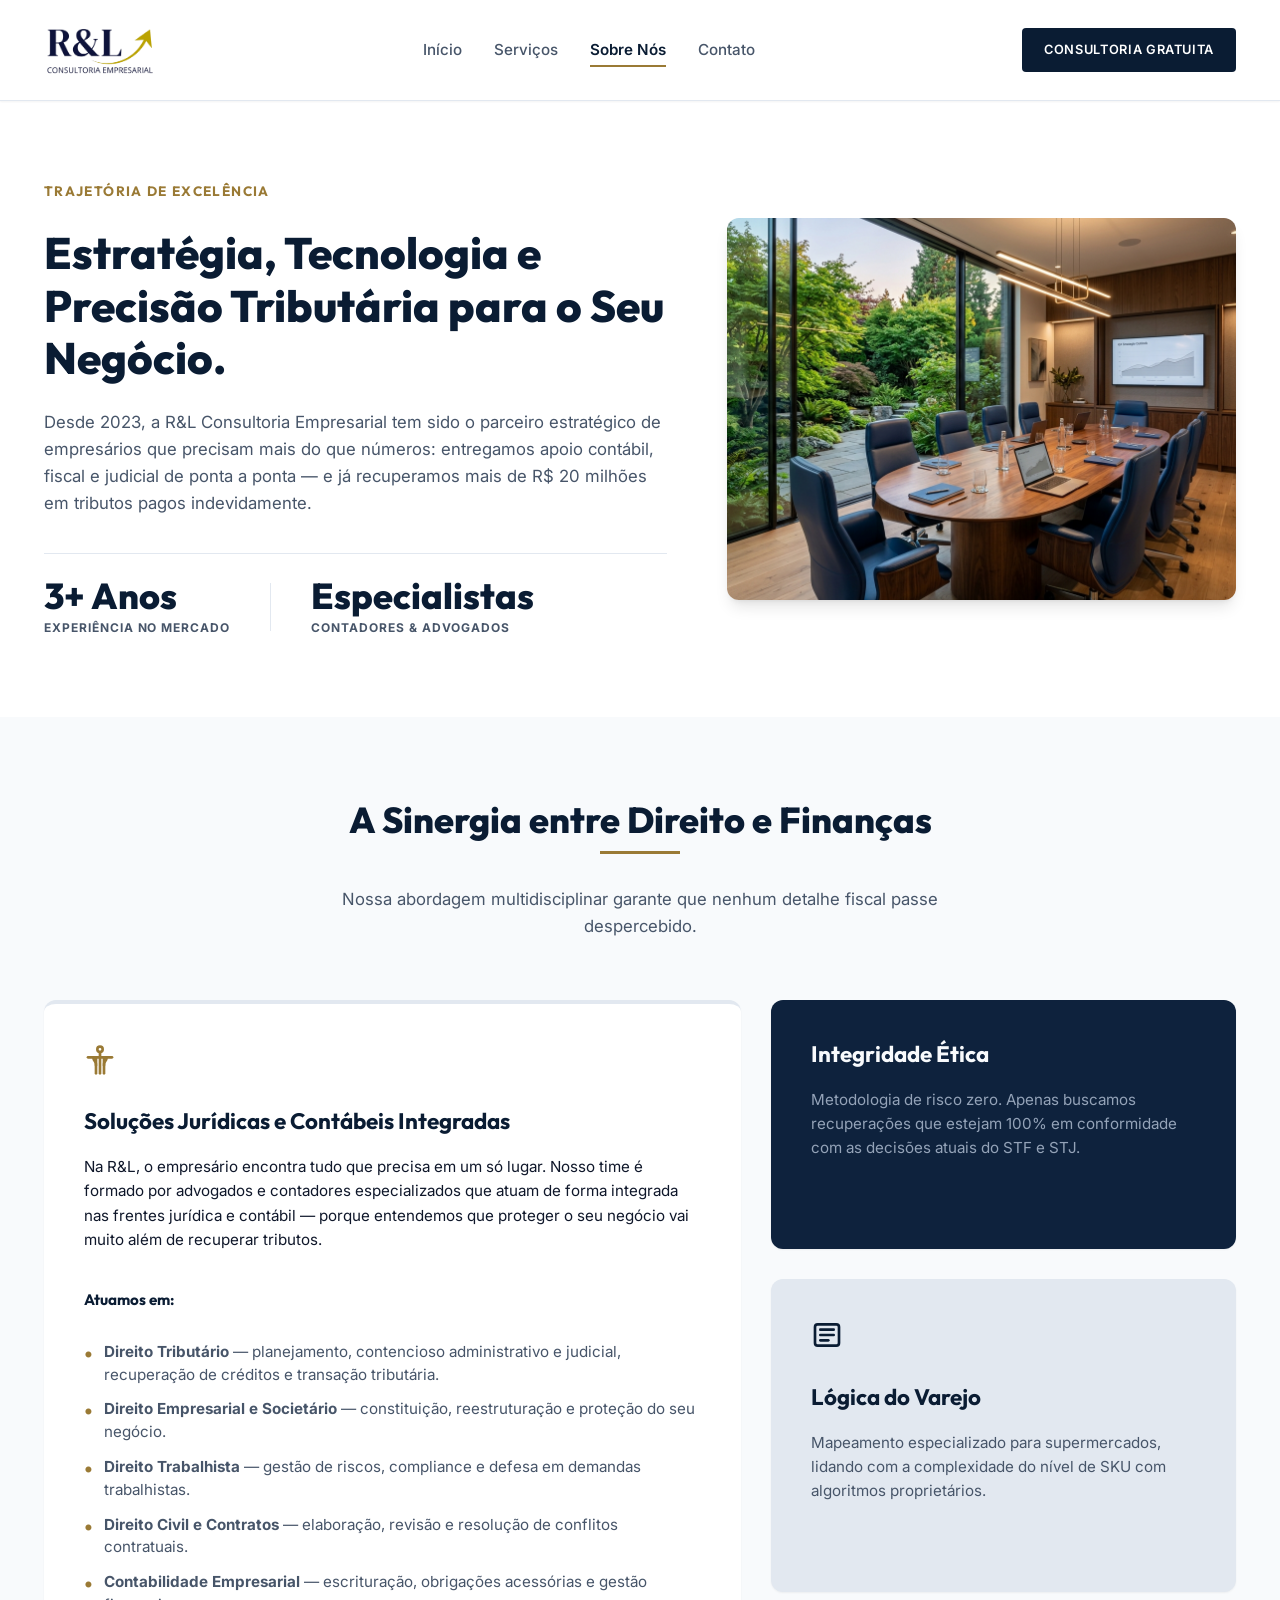
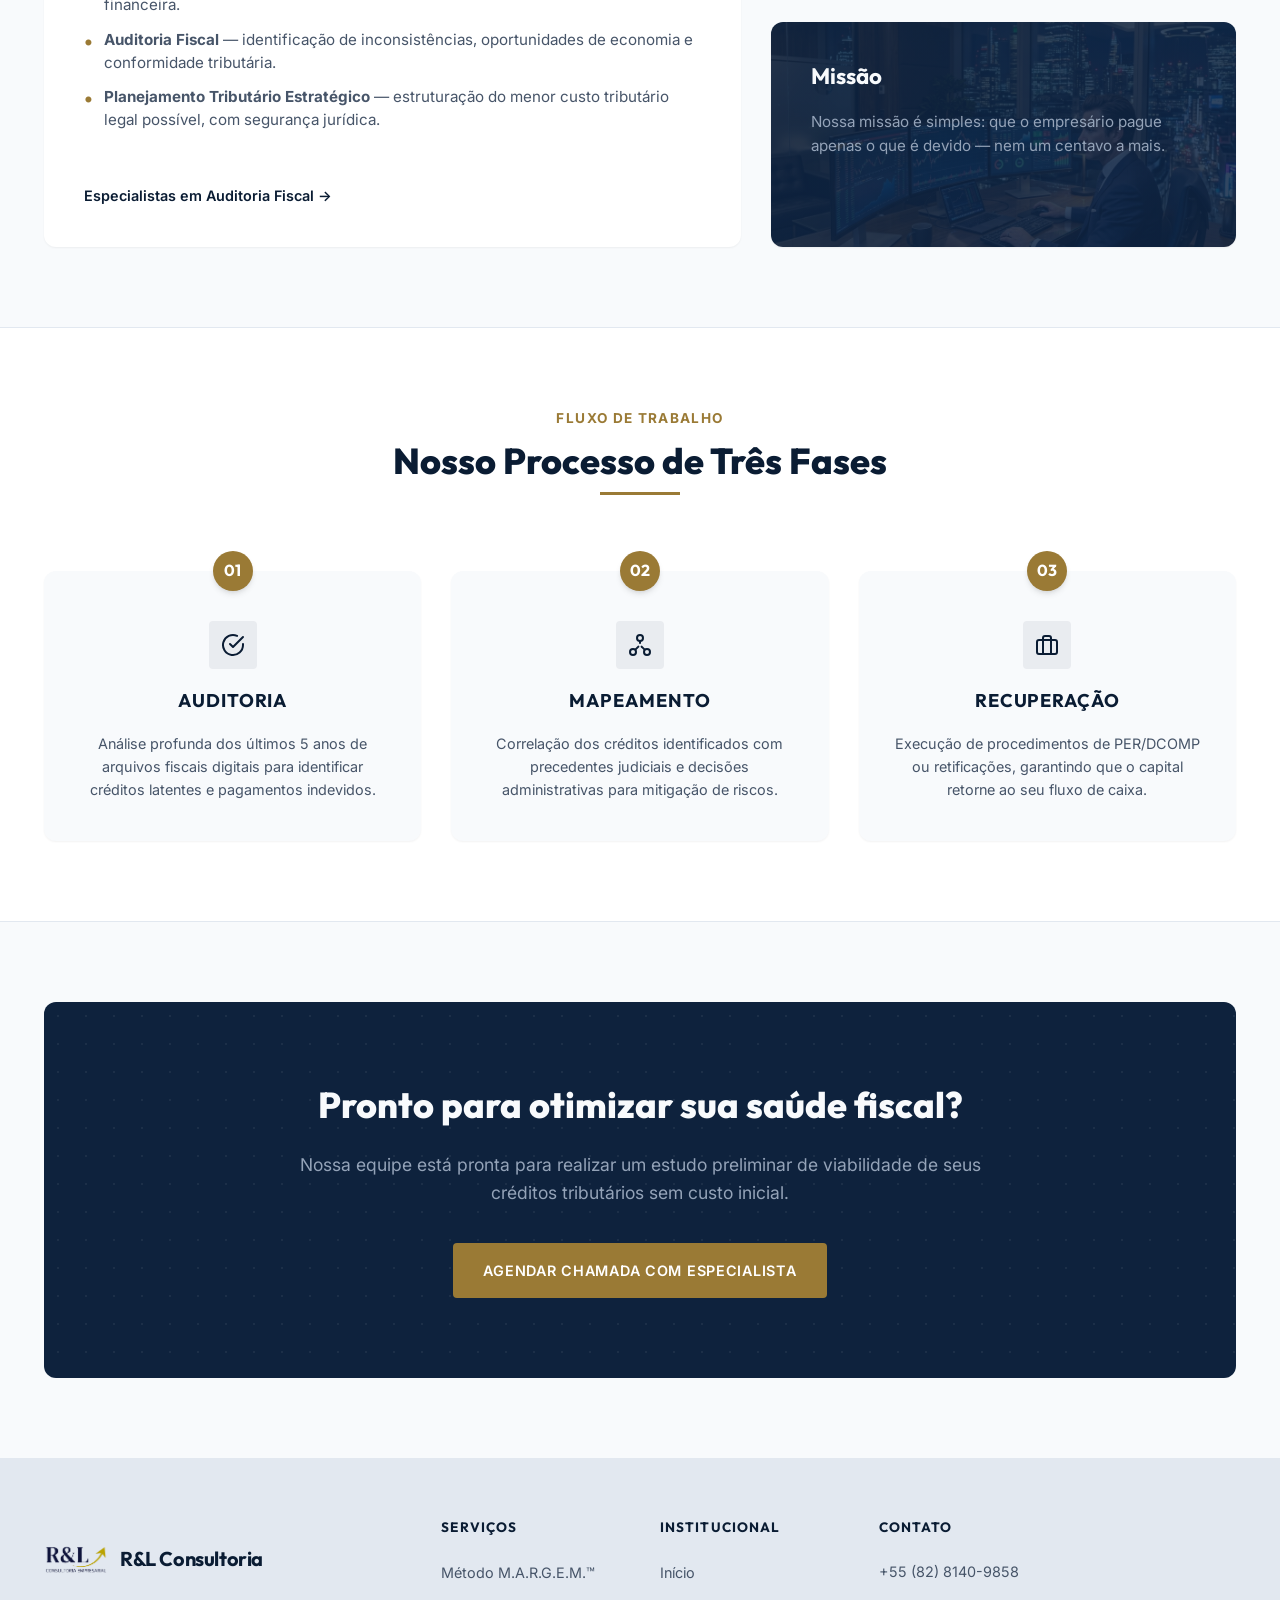
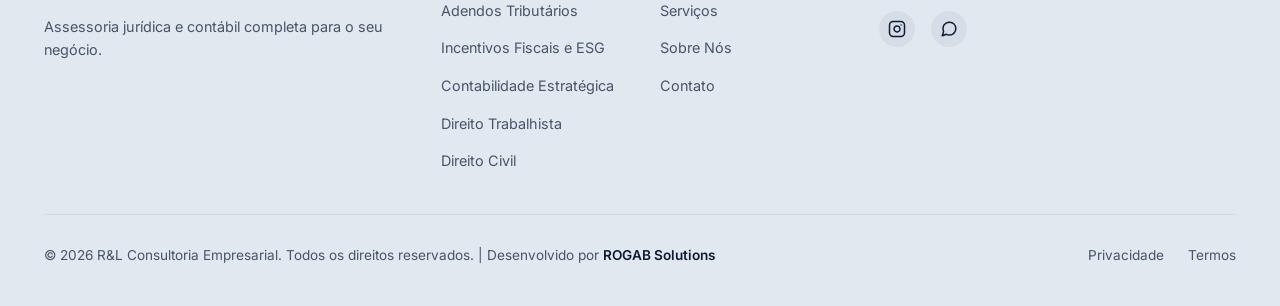
<file: sobre.html>
<!DOCTYPE html>
<html lang="pt-BR">

<head>
  <meta charset="UTF-8">
  <meta name="viewport" content="width=device-width, initial-scale=1.0">
  <title>Sobre Nós | R&L Consultoria Empresarial</title>
  <meta name="description"
    content="Conheça a R&L Consultoria. Desde 2014 ajudando redes de supermercados a recuperar mais de R$ 500 milhões com precisão jurídica e contábil.">
  <link rel="icon" type="image/png" href="assets/images/favicon.png">

  <!-- CSS Stylesheets -->
  <link rel="stylesheet" href="assets/css/style.css">
  <link rel="stylesheet" href="assets/css/sobre.css">
</head>

<body>

  <!-- HEADER -->
  <header class="header">
    <div class="container header-container">
      <a href="index.html" class="logo" id="header-logo">
        <img src="assets/images/logorl-Photoroom.png" alt="Logotipo R&L Consultoria" class="logo-img">
      </a>

      <nav class="nav" aria-label="Navegação Principal">
        <ul class="nav-menu">
          <li><a href="index.html" class="nav-link" id="nav-home">Início</a></li>
          <li><a href="servicos.html" class="nav-link" id="nav-services">Serviços</a></li>
          <li><a href="sobre.html" class="nav-link active" id="nav-about">Sobre Nós</a></li>
          <li><a href="contato.html" class="nav-link" id="nav-contact">Contato</a></li>
        </ul>
      </nav>

      <div class="header-cta">
        <a href="contato.html" class="btn btn-navy" id="header-cta-btn">CONSULTORIA GRATUITA</a>
      </div>

      <button class="burger-menu" aria-label="Abrir Menu de Navegação" aria-expanded="false" id="burger-toggle">
        <span class="burger-line"></span>
        <span class="burger-line"></span>
        <span class="burger-line"></span>
      </button>
    </div>
  </header>

  <main>
    <!-- HERO SECTION -->
    <section class="about-hero section-padding">
      <div class="container about-hero-content">
        <div class="about-hero-text reveal">
          <span class="tagline">Trajetória de Excelência</span>
          <h1>Estratégia, Tecnologia e Precisão Tributária para o Seu Negócio.</h1>
          <p>Desde 2023, a R&L Consultoria Empresarial tem sido o parceiro estratégico de empresários que precisam mais
            do que números: entregamos apoio contábil, fiscal e judicial de ponta a ponta — e já recuperamos mais de R$
            20 milhões em tributos pagos indevidamente.</p>

          <div class="about-stats">
            <div class="stat-item">
              <span class="stat-num">3+ Anos</span>
              <span class="stat-label">Experiência no Mercado</span>
            </div>
            <div class="stat-divider"></div>
            <div class="stat-item">
              <span class="stat-num">Especialistas</span>
              <span class="stat-label">Contadores & Advogados</span>
            </div>
          </div>
        </div>

        <div class="about-hero-image reveal">
          <img src="assets/images/hero-sobre.png"
            alt="Sala de reuniões executiva corporativa com mesa de madeira oval e cadeiras estofadas azuis"
            id="about-hero-img">
        </div>
      </div>
    </section>

    <!-- SYNERGY SECTION -->
    <section class="synergy section-padding">
      <div class="container">
        <div class="section-header reveal">
          <h2 class="section-title">A Sinergia entre Direito e Finanças</h2>
          <p class="section-subtitle">Nossa abordagem multidisciplinar garante que nenhum detalhe fiscal passe despercebido.</p>
        </div>

        <div class="synergy-grid">
          <!-- Card 1: Rigor Jurídico (White, Tall) -->
          <div class="synergy-card syn-rigor reveal">
            <div class="syn-icon">
              <!-- Scales Icon -->
              <svg xmlns="http://www.w3.org/2000/svg" width="32" height="32" viewBox="0 0 24 24" fill="none"
                stroke="currentColor" stroke-width="2" stroke-linecap="round" stroke-linejoin="round">
                <line x1="9" y1="22" x2="9" y2="10"></line>
                <line x1="15" y1="22" x2="15" y2="10"></line>
                <line x1="12" y1="6" x2="12" y2="22"></line>
                <path d="M12 6a2 2 0 1 1 0-4 2 2 0 0 1 0 4z"></path>
                <path d="M3 10h18"></path>
                <path d="M7 10c0 3 2.5 3 2 6"></path>
                <path d="M17 10c0 3-2.5 3-2 6"></path>
              </svg>
            </div>
            <h3>Soluções Jurídicas e Contábeis Integradas</h3>
            <p>Na R&L, o empresário encontra tudo que precisa em um só lugar. Nosso time é formado por advogados e
              contadores especializados que atuam de forma integrada nas frentes jurídica e contábil — porque entendemos
              que proteger o seu negócio vai muito além de recuperar tributos.</p>
            
            <p class="syn-sub-title">Atuamos em:</p>
            <ul class="syn-bullets">
              <li><strong>Direito Tributário</strong> — planejamento, contencioso administrativo e judicial, recuperação de créditos e transação tributária.</li>
              <li><strong>Direito Empresarial e Societário</strong> — constituição, reestruturação e proteção do seu negócio.</li>
              <li><strong>Direito Trabalhista</strong> — gestão de riscos, compliance e defesa em demandas trabalhistas.</li>
              <li><strong>Direito Civil e Contratos</strong> — elaboração, revisão e resolução de conflitos contratuais.</li>
              <li><strong>Contabilidade Empresarial</strong> — escrituração, obrigações acessórias e gestão financeira.</li>
              <li><strong>Auditoria Fiscal</strong> — identificação de inconsistências, oportunidades de economia e conformidade tributária.</li>
              <li><strong>Planejamento Tributário Estratégico</strong> — estruturação do menor custo tributário legal possível, com segurança jurídica.</li>
            </ul>
            <a href="servicos.html" class="syn-link" id="syn-link-rigor">Especialistas em Auditoria Fiscal &rarr;</a>
          </div>

          <!-- Card 2: Integridade Ética (Dark Blue) -->
          <div class="synergy-card syn-etica reveal">
            <h3>Integridade Ética</h3>
            <p>Metodologia de risco zero. Apenas buscamos recuperações que estejam 100% em conformidade com as decisões
              atuais do STF e STJ.</p>
          </div>

          <!-- Card 3: Lógica do Varejo (Light Gray) -->
          <div class="synergy-card syn-logica reveal">
            <div class="syn-icon" style="color: var(--primary-navy);">
              <!-- SKU/Barcode Icon -->
              <svg xmlns="http://www.w3.org/2000/svg" width="32" height="32" viewBox="0 0 24 24" fill="none"
                stroke="currentColor" stroke-width="2" stroke-linecap="round" stroke-linejoin="round">
                <rect x="3" y="4" width="18" height="16" rx="2"></rect>
                <line x1="7" y1="8" x2="17" y2="8"></line>
                <line x1="7" y1="12" x2="17" y2="12"></line>
                <line x1="7" y1="16" x2="13" y2="16"></line>
              </svg>
            </div>
            <h3>Lógica do Varejo</h3>
            <p>Mapeamento especializado para supermercados, lidando com a complexidade do nível de SKU com algoritmos
              proprietários.</p>
          </div>

          <!-- Card 4: Meticulosidade Contábil (Overlay) -->
          <div class="synergy-card syn-contabil reveal">
            <h3>Missão</h3>
            <p>Nossa missão é simples: que o empresário pague apenas o que é devido — nem um centavo a mais.</p>
          </div>
        </div>
      </div>
    </section>

    <!-- WORKFLOW SECTION -->
    <section class="workflow section-padding">
      <div class="container">
        <div class="section-header reveal">
          <span class="tagline"
            style="color: var(--accent-gold); font-size: 0.85rem; font-weight: 700; text-transform: uppercase; letter-spacing: 0.1em; display: block; margin-bottom: 8px;">Fluxo
            de Trabalho</span>
          <h2 class="section-title">Nosso Processo de Três Fases</h2>
        </div>

        <div class="workflow-grid">
          <!-- Card 1 -->
          <div class="workflow-card reveal">
            <div class="workflow-badge">01</div>
            <div class="workflow-card-icon">
              <!-- Checklist Icon -->
              <svg xmlns="http://www.w3.org/2000/svg" width="24" height="24" viewBox="0 0 24 24" fill="none"
                stroke="currentColor" stroke-width="2" stroke-linecap="round" stroke-linejoin="round">
                <path d="M22 11.08V12a10 10 0 1 1-5.93-9.14"></path>
                <polyline points="22 4 12 14.01 9 11.01"></polyline>
              </svg>
            </div>
            <h3>Auditoria</h3>
            <p>Análise profunda dos últimos 5 anos de arquivos fiscais digitais para identificar créditos latentes e
              pagamentos indevidos.</p>
          </div>

          <!-- Card 2 -->
          <div class="workflow-card reveal">
            <div class="workflow-badge">02</div>
            <div class="workflow-card-icon">
              <!-- Network Icon -->
              <svg xmlns="http://www.w3.org/2000/svg" width="24" height="24" viewBox="0 0 24 24" fill="none"
                stroke="currentColor" stroke-width="2" stroke-linecap="round" stroke-linejoin="round">
                <ellipse cx="12" cy="5" rx="3" ry="3"></ellipse>
                <ellipse cx="5" cy="19" rx="3" ry="3"></ellipse>
                <ellipse cx="19" cy="19" rx="3" ry="3"></ellipse>
                <line x1="7.6" y1="16.4" x2="10.4" y2="13.6"></line>
                <line x1="16.4" y1="16.4" x2="13.6" y2="13.6"></line>
                <line x1="12" y1="8" x2="12" y2="10"></line>
              </svg>
            </div>
            <h3>Mapeamento</h3>
            <p>Correlação dos créditos identificados com precedentes judiciais e decisões administrativas para mitigação
              de riscos.</p>
          </div>

          <!-- Card 3 -->
          <div class="workflow-card reveal">
            <div class="workflow-badge">03</div>
            <div class="workflow-card-icon">
              <!-- Money/briefcase Icon -->
              <svg xmlns="http://www.w3.org/2000/svg" width="24" height="24" viewBox="0 0 24 24" fill="none"
                stroke="currentColor" stroke-width="2" stroke-linecap="round" stroke-linejoin="round">
                <rect x="2" y="7" width="20" height="14" rx="2" ry="2"></rect>
                <path d="M16 21V5a2 2 0 0 0-2-2h-4a2 2 0 0 0-2 2v16"></path>
              </svg>
            </div>
            <h3>Recuperação</h3>
            <p>Execução de procedimentos de PER/DCOMP ou retificações, garantindo que o capital retorne ao seu fluxo de
              caixa.</p>
          </div>
        </div>
      </div>
    </section>

    <!-- CTA SECTION -->
    <section class="about-cta section-padding">
      <div class="container">
        <div class="cta-banner dot-grid-bg reveal">
          <h2>Pronto para otimizar sua saúde fiscal?</h2>
          <p>Nossa equipe está pronta para realizar um estudo preliminar de viabilidade de seus créditos tributários sem
            custo inicial.</p>
          <a href="contato.html" class="btn btn-gold" id="about-cta-btn">AGENDAR CHAMADA COM ESPECIALISTA</a>
        </div>
      </div>
    </section>
  </main>

  <!-- FOOTER -->
  <footer class="footer">
    <div class="container">
      <div class="footer-grid">
        <!-- Col 1 -->
        <div class="footer-col">
          <a href="index.html" class="logo" id="footer-logo">
            <img src="assets/images/logorl-Photoroom.png" alt="Logotipo R&L Consultoria" class="logo-img">
            <span class="logo-text">R&L Consultoria</span>
          </a>
          <p>Assessoria jurídica e contábil completa para o seu negócio.</p>
        </div>

        <!-- Col 2 -->
        <div class="footer-col">
          <h3 class="footer-title">Serviços</h3>
          <ul>
            <li><a href="servicos.html" id="footer-link-margem">Método M.A.R.G.E.M.™</a></li>
            <li><a href="servicos.html" id="footer-link-tributario">Adendos Tributários</a></li>
            <li><a href="servicos.html" id="footer-link-esg">Incentivos Fiscais e ESG</a></li>
            <li><a href="servicos.html" id="footer-link-contabil">Contabilidade Estratégica</a></li>
            <li><a href="servicos.html" id="footer-link-trabalhista">Direito Trabalhista</a></li>
            <li><a href="servicos.html" id="footer-link-civil">Direito Civil</a></li>
          </ul>
        </div>

        <!-- Col 3 -->
        <div class="footer-col">
          <h3 class="footer-title">Institucional</h3>
          <ul>
            <li><a href="index.html">Início</a></li>
            <li><a href="servicos.html">Serviços</a></li>
            <li><a href="sobre.html">Sobre Nós</a></li>
            <li><a href="contato.html">Contato</a></li>
          </ul>
        </div>

        <!-- Col 4 -->
        <div class="footer-col">
          <h3 class="footer-title">Contato</h3>
          <p>+55 (82) 8140-9858</p>
          <div class="footer-social-icons">
            <a href="https://www.instagram.com/rlconsultoria.empresarial/" target="_blank" class="footer-social-btn" aria-label="Instagram" id="footer-social-instagram">
              <!-- Instagram Icon -->
              <svg xmlns="http://www.w3.org/2000/svg" width="18" height="18" viewBox="0 0 24 24" fill="none"
                stroke="currentColor" stroke-width="2" stroke-linecap="round" stroke-linejoin="round">
                <rect x="2" y="2" width="20" height="20" rx="5" ry="5"></rect>
                <path d="M16 11.37A4 4 0 1 1 12.63 8 4 4 0 0 1 16 11.37z"></path>
                <line x1="17.5" y1="6.5" x2="17.51" y2="6.5"></line>
              </svg>
            </a>
            <a href="https://wa.me/558281409858" target="_blank" class="footer-social-btn" aria-label="WhatsApp" id="footer-social-whatsapp">
              <!-- WhatsApp Icon -->
              <svg xmlns="http://www.w3.org/2000/svg" width="18" height="18" viewBox="0 0 24 24" fill="none"
                stroke="currentColor" stroke-width="2" stroke-linecap="round" stroke-linejoin="round">
                <path d="M21 11.5a8.38 8.38 0 0 1-.9 3.8 8.5 8.5 0 0 1-7.6 4.7 8.38 8.38 0 0 1-3.8-.9L3 21l1.9-5.7a8.38 8.38 0 0 1-.9-3.8 8.5 8.5 0 0 1 4.7-7.6 8.38 8.38 0 0 1 3.8-.9h.5a8.48 8.48 0 0 1 8 8v.5z"></path>
              </svg>
            </a>
          </div>
        </div>
      </div>

      <div class="footer-bottom">
        <p class="developer-credit">&copy; 2026 R&L Consultoria Empresarial. Todos os direitos reservados. |
          Desenvolvido por <a href="https://www.rogabsolutions.com/" target="_blank">ROGAB Solutions</a></p>
        <div class="footer-bottom-links">
          <a href="#">Privacidade</a>
          <a href="#">Termos</a>
        </div>
      </div>
    </div>
  </footer>

  <!-- Scripts -->
  <script src="assets/js/main.js"></script>
</body>

</html>
</file>
<file: assets/css/style.css>
@import url('https://fonts.googleapis.com/css2?family=Inter:wght@400;500;600;700&family=Outfit:wght@500;600;700;800&display=swap');

:root {
  /* Cores Principais */
  --primary-navy: #0A1C33;      /* Azul escuro principal */
  --secondary-navy: #0E223D;    /* Azul marinho secundário */
  --accent-gold: #9A7A35;       /* Dourado corporativo */
  --accent-gold-hover: #806429; /* Dourado escurecido hover */
  --bg-light: #F8FAFC;          /* Fundo cinza bem claro */
  --bg-white: #FFFFFF;          /* Fundo branco de cartões */
  --accent-green: #22C55E;      /* Verde do WhatsApp */
  --accent-green-bg: #DCFCE7;   /* Fundo verde claro */

  /* Cores de Texto */
  --text-dark: #0F172A;         /* Slate 900 */
  --text-muted: #475569;        /* Slate 600 */
  --text-light: #F8FAFC;        /* Slate 50 */
  --text-light-muted: #94A3B8;  /* Slate 400 */

  /* Bordas e Sombras */
  --border-color: #E2E8F0;
  --shadow-sm: 0 1px 2px 0 rgba(0, 0, 0, 0.05);
  --shadow-md: 0 4px 6px -1px rgba(0, 0, 0, 0.1), 0 2px 4px -2px rgba(0, 0, 0, 0.1);
  --shadow-lg: 0 10px 15px -3px rgba(0, 0, 0, 0.1), 0 4px 6px -4px rgba(0, 0, 0, 0.1);
  --shadow-premium: 0 20px 25px -5px rgba(0, 0, 0, 0.05), 0 8px 10px -6px rgba(0, 0, 0, 0.05);

  /* Tipografia */
  --font-title: 'Outfit', -apple-system, BlinkMacSystemFont, "Segoe UI", Roboto, sans-serif;
  --font-body: 'Inter', -apple-system, BlinkMacSystemFont, "Segoe UI", Roboto, sans-serif;

  /* Transições e Bordas */
  --transition-fast: 0.2s cubic-bezier(0.4, 0, 0.2, 1);
  --transition-normal: 0.3s cubic-bezier(0.4, 0, 0.2, 1);
  --border-radius-sm: 4px;
  --border-radius-md: 8px;
  --border-radius-lg: 12px;
  --border-radius-xl: 16px;
  --border-radius-circle: 50%;
}

/* Reset Geral */
*, *::before, *::after {
  box-sizing: border-box;
  margin: 0;
  padding: 0;
}

html {
  scroll-behavior: smooth;
  font-size: 16px;
  -webkit-text-size-adjust: 100%;
}

body {
  font-family: var(--font-body);
  background-color: var(--bg-light);
  color: var(--text-dark);
  line-height: 1.6;
  overflow-x: hidden;
  -webkit-font-smoothing: antialiased;
  -moz-osx-font-smoothing: grayscale;
}

/* Tipografia */
h1, h2, h3, h4, h5, h6 {
  font-family: var(--font-title);
  color: var(--primary-navy);
  font-weight: 700;
  line-height: 1.25;
}

a {
  color: inherit;
  text-decoration: none;
  transition: var(--transition-fast);
}

ul {
  list-style: none;
}

img {
  max-width: 100%;
  height: auto;
  display: block;
}

/* Layout */
.container {
  width: 100%;
  max-width: 1240px;
  margin: 0 auto;
  padding: 0 24px;
}

.section-padding {
  padding: 80px 0;
}

.section-header {
  text-align: center;
  margin-bottom: 60px;
}

.section-title {
  font-size: 2.25rem;
  color: var(--primary-navy);
  font-weight: 800;
  margin-bottom: 16px;
  position: relative;
  display: inline-block;
  padding-bottom: 12px;
}

.section-title::after {
  content: "";
  position: absolute;
  bottom: 0;
  left: 50%;
  transform: translateX(-50%);
  width: 80px;
  height: 3px;
  background-color: var(--accent-gold);
}

.section-subtitle {
  font-size: 1.05rem;
  color: var(--text-muted);
  max-width: 700px;
  margin: 16px auto 0 auto;
  line-height: 1.6;
}

@media (max-width: 768px) {
  .section-padding {
    padding: 60px 0;
  }
}

/* Botões */
.btn {
  display: inline-flex;
  align-items: center;
  justify-content: center;
  padding: 14px 28px;
  font-family: var(--font-body);
  font-size: 0.9rem;
  font-weight: 600;
  letter-spacing: 0.05em;
  text-transform: uppercase;
  border-radius: var(--border-radius-sm);
  border: 2px solid transparent;
  cursor: pointer;
  transition: var(--transition-normal);
  white-space: nowrap;
}

.btn-gold {
  background-color: var(--accent-gold);
  color: var(--bg-white);
}

.btn-gold:hover {
  background-color: var(--accent-gold-hover);
  transform: translateY(-2px);
  box-shadow: 0 4px 12px rgba(154, 122, 53, 0.3);
}

.btn-navy {
  background-color: var(--primary-navy);
  color: var(--bg-white);
}

.btn-navy:hover {
  background-color: var(--secondary-navy);
  transform: translateY(-2px);
  box-shadow: 0 4px 12px rgba(10, 28, 51, 0.2);
}

.btn-outlined {
  background-color: transparent;
  border-color: var(--bg-white);
  color: var(--bg-white);
}

.btn-outlined:hover {
  background-color: var(--bg-white);
  color: var(--primary-navy);
  transform: translateY(-2px);
}

.btn-outlined-navy {
  background-color: transparent;
  border-color: var(--primary-navy);
  color: var(--primary-navy);
}

.btn-outlined-navy:hover {
  background-color: var(--primary-navy);
  color: var(--bg-white);
  transform: translateY(-2px);
}

/* Efeito de Grade de Pontos (Dot Grid) */
.dot-grid-bg {
  position: relative;
  background-color: var(--secondary-navy);
}

.dot-grid-bg::before {
  content: "";
  position: absolute;
  top: 0;
  left: 0;
  right: 0;
  bottom: 0;
  background-image: radial-gradient(rgba(255, 255, 255, 0.06) 1.5px, transparent 1.5px);
  background-size: 28px 28px;
  pointer-events: none;
  z-index: 1;
}

/* Cabeçalho */
.header {
  position: sticky;
  top: 0;
  left: 0;
  width: 100%;
  background-color: var(--bg-white);
  border-bottom: 1px solid var(--border-color);
  z-index: 100;
  box-shadow: var(--shadow-sm);
  transition: var(--transition-normal);
}

.header-container {
  display: flex;
  justify-content: space-between;
  align-items: center;
  height: 100px; /* Aumentado para acomodar a logo maior */
}

/* Logo */
.logo {
  display: flex;
  align-items: center;
  gap: 12px;
}

.logo-icon {
  width: 36px;
  height: 36px;
  background-color: var(--primary-navy);
  border-radius: var(--border-radius-sm);
  display: flex;
  align-items: center;
  justify-content: center;
  color: var(--bg-white);
  font-family: var(--font-title);
  font-weight: 800;
  font-size: 1.1rem;
}

.logo-img {
  height: 60px;
  width: auto;
  object-fit: contain;
}

.header .logo-img {
  height: 140px; /* Aumentado significativamente para destacar a marca */
  max-height: 140px;
  margin-top: -25px;
  margin-bottom: -25px;
}

.footer .logo-img {
  height: 80px; /* Grande e bem visível no rodapé */
  max-height: 80px;
}

.logo-text {
  font-family: var(--font-title);
  font-weight: 700;
  font-size: 1.25rem;
  color: var(--primary-navy);
  letter-spacing: -0.02em;
}

/* Navegação */
.nav-menu {
  display: flex;
  align-items: center;
  gap: 32px;
}

.nav-link {
  font-size: 0.95rem;
  font-weight: 500;
  color: var(--text-muted);
  position: relative;
  padding: 8px 0;
}

.nav-link:hover {
  color: var(--primary-navy);
}

.nav-link.active {
  color: var(--primary-navy);
  font-weight: 600;
}

.nav-link.active::after {
  content: "";
  position: absolute;
  bottom: 0;
  left: 0;
  width: 100%;
  height: 2px;
  background-color: var(--accent-gold);
}

/* Botão do Header */
.header-cta .btn {
  padding: 10px 20px;
  font-size: 0.8rem;
  letter-spacing: 0.05em;
}

/* Menu Mobile */
.burger-menu {
  display: none;
  flex-direction: column;
  justify-content: space-between;
  width: 24px;
  height: 18px;
  background: transparent;
  border: none;
  cursor: pointer;
  z-index: 101;
}

.burger-line {
  width: 100%;
  height: 2px;
  background-color: var(--primary-navy);
  transition: var(--transition-normal);
}

/* Rodapé */
.footer {
  background-color: #E2E8F0; /* Cor cinza mostrada no rodapé das imagens */
  border-top: 1px solid var(--border-color);
  padding: 60px 0 40px;
  color: var(--text-dark);
}

.footer-grid {
  display: grid;
  grid-template-columns: 2fr 1fr 1fr 2fr;
  gap: 40px;
  margin-bottom: 40px;
}

.footer-col {
  display: flex;
  flex-direction: column;
  gap: 16px;
}

.footer-title {
  font-size: 0.85rem;
  text-transform: uppercase;
  letter-spacing: 0.08em;
  color: var(--primary-navy);
  font-weight: 700;
  margin-bottom: 8px;
}

.footer-col p {
  font-size: 0.9rem;
  color: var(--text-muted);
  line-height: 1.6;
}

.footer-col ul {
  display: flex;
  flex-direction: column;
  gap: 12px;
}

.footer-col ul a {
  font-size: 0.9rem;
  color: var(--text-muted);
}

.footer-col ul a:hover {
  color: var(--primary-navy);
  padding-left: 4px;
}

.footer-social-icons {
  display: flex;
  gap: 16px;
  margin-top: 12px;
}

.footer-social-btn {
  width: 36px;
  height: 36px;
  border-radius: var(--border-radius-circle);
  background-color: rgba(10, 28, 51, 0.05);
  display: flex;
  align-items: center;
  justify-content: center;
  color: var(--primary-navy);
  transition: var(--transition-fast);
}

.footer-social-btn:hover {
  background-color: var(--primary-navy);
  color: var(--bg-white);
  transform: translateY(-2px);
}

.footer-bottom {
  border-top: 1px solid rgba(0, 0, 0, 0.06);
  padding-top: 30px;
  display: flex;
  justify-content: space-between;
  align-items: center;
  font-size: 0.85rem;
  color: var(--text-muted);
}

.footer-bottom-links {
  display: flex;
  gap: 24px;
}

.developer-credit a {
  color: var(--primary-navy);
  font-weight: 600;
  border-bottom: 1px solid transparent;
  transition: var(--transition-fast);
}

.developer-credit a:hover {
  color: var(--accent-gold);
  border-bottom-color: var(--accent-gold);
}



/* Animações e Revelação no Scroll */
.reveal {
  opacity: 0;
  transform: translateY(30px);
  transition: opacity 0.8s ease, transform 0.8s ease;
}

.reveal.active {
  opacity: 1;
  transform: translateY(0);
}

/* Responsividade Mobile & Tablet */
@media (max-width: 1024px) {
  .footer-grid {
    grid-template-columns: 1fr 1fr;
    gap: 32px;
  }
}

@media (max-width: 768px) {
  .header-container {
    height: 85px; /* Ajustado para mobile */
  }

  .nav-menu {
    position: fixed;
    top: 85px; /* Ajustado para acompanhar o cabeçalho no mobile */
    left: -100%;
    width: 100%;
    height: calc(100vh - 85px);
    background-color: var(--bg-white);
    flex-direction: column;
    align-items: center;
    justify-content: center;
    gap: 40px;
    transition: var(--transition-normal);
    box-shadow: 0 4px 6px rgba(0,0,0,0.05);
    z-index: 99;
  }

  .nav-menu.open {
    left: 0;
  }

  .burger-menu {
    display: flex;
  }

  /* Animação do burger menu */
  .burger-menu.open .burger-line:nth-child(1) {
    transform: translateY(8px) rotate(45deg);
  }
  .burger-menu.open .burger-line:nth-child(2) {
    opacity: 0;
  }
  .burger-menu.open .burger-line:nth-child(3) {
    transform: translateY(-8px) rotate(-45deg);
  }

  .header-cta {
    display: none; /* Esconde CTA do header no mobile para dar espaço */
  }

  .header .logo-img {
    height: 115px; /* Aumentado para mobile */
    max-height: 115px;
    margin-top: -20px;
    margin-bottom: -20px;
  }
  
  .footer-grid {
    grid-template-columns: 1fr;
    gap: 30px;
  }
  
  .footer-col {
    align-items: center;
    text-align: center;
  }

  .footer-col ul {
    align-items: center;
  }

  .footer-social-icons {
    justify-content: center;
  }
  
  .footer-bottom {
    flex-direction: column;
    gap: 16px;
    text-align: center;
  }
}
</file>
<file: assets/css/home.css>
/* --- HERO SECTION --- */
.hero {
  color: var(--text-light);
  padding: 100px 0 160px; /* Padding extra na base para dar espaço ao overlap das métricas */
  overflow: hidden;
}

.hero-content {
  display: flex;
  align-items: center;
  gap: 60px;
}

.hero-text {
  flex: 1.1;
  display: flex;
  flex-direction: column;
  gap: 24px;
}

.hero-text h1 {
  font-size: 3rem;
  color: var(--text-light);
  font-weight: 800;
  line-height: 1.15;
  letter-spacing: -0.02em;
}

.hero-text p {
  font-size: 1.1rem;
  color: var(--text-light-muted);
  line-height: 1.6;
}

.hero-buttons {
  display: flex;
  gap: 16px;
  margin-top: 12px;
}

.hero-social {
  margin-top: 8px;
  display: flex;
  align-items: center;
  gap: 10px;
  color: var(--text-light-muted);
  font-size: 0.95rem;
}

.hero-social-link {
  color: var(--accent-gold);
  display: inline-flex;
  align-items: center;
  gap: 6px;
  font-weight: 600;
  transition: var(--transition-fast);
}

.hero-social-link:hover {
  color: var(--bg-white);
  transform: translateY(-1px);
}

.hero-image {
  flex: 0.9;
  position: relative;
  display: flex;
  justify-content: center;
  align-items: center;
}

/* Brilho radial dourado sofisticado por trás do logotipo */
.hero-image::before {
  content: "";
  position: absolute;
  top: 50%;
  left: 50%;
  transform: translate(-50%, -50%);
  width: 90%;
  height: 90%;
  background: radial-gradient(circle, rgba(154, 122, 53, 0.15) 0%, transparent 70%);
  z-index: 1;
  pointer-events: none;
}

.hero-image img {
  width: 100%;
  max-width: 480px;
  object-fit: contain;
  filter: drop-shadow(0 15px 30px rgba(0, 0, 0, 0.35));
  position: relative;
  z-index: 2;
  transition: var(--transition-normal);
}

.hero-image img:hover {
  transform: translateY(-5px) scale(1.02);
}

/* --- METRICS SECTION --- */
.metrics {
  margin-top: -100px; /* Overlap com a seção Hero */
  position: relative;
  z-index: 10;
  margin-bottom: 80px;
}

.metrics-grid {
  display: grid;
  grid-template-columns: repeat(3, 1fr);
  gap: 30px;
}

.metric-card {
  background-color: var(--bg-white);
  border-radius: var(--border-radius-md);
  padding: 40px 30px;
  text-align: center;
  box-shadow: var(--shadow-lg);
  border-top: 4px solid var(--border-color);
  transition: var(--transition-normal);
}

.metric-card:hover {
  transform: translateY(-5px);
  box-shadow: var(--shadow-premium);
  border-top-color: var(--accent-gold);
}

.metric-number {
  font-family: var(--font-title);
  font-size: 2.75rem;
  font-weight: 800;
  color: var(--primary-navy);
  line-height: 1;
  margin-bottom: 8px;
}

.metric-label {
  font-family: var(--font-title);
  font-size: 0.85rem;
  font-weight: 700;
  color: var(--accent-gold);
  text-transform: uppercase;
  letter-spacing: 0.08em;
  margin-bottom: 16px;
}

.metric-desc {
  font-size: 0.9rem;
  color: var(--text-muted);
  line-height: 1.5;
}

/* --- SPECIALIZATION SECTION --- */
.specialization {
  background-color: #F1F5F9; /* Fundo ligeiramente diferente para contraste */
}



.specialization-grid {
  display: grid;
  grid-template-columns: repeat(3, 1fr);
  gap: 30px;
}

.specialization-card {
  background-color: var(--bg-white);
  border-radius: var(--border-radius-md);
  padding: 40px 32px;
  box-shadow: var(--shadow-sm);
  transition: var(--transition-normal);
  display: flex;
  flex-direction: column;
  gap: 20px;
}

.specialization-card:hover {
  transform: translateY(-5px);
  box-shadow: var(--shadow-lg);
}

.spec-icon-box {
  width: 48px;
  height: 48px;
  background-color: rgba(10, 28, 51, 0.08);
  border-radius: var(--border-radius-sm);
  display: flex;
  align-items: center;
  justify-content: center;
  color: var(--primary-navy);
}

.specialization-card h3 {
  font-size: 1.25rem;
  font-weight: 700;
  color: var(--primary-navy);
}

.specialization-card p {
  font-size: 0.95rem;
  color: var(--text-muted);
  line-height: 1.6;
}

/* --- TESTIMONIAL SECTION --- */
.testimonial-card {
  background-color: var(--secondary-navy);
  border-radius: var(--border-radius-lg);
  padding: 60px;
  box-shadow: var(--shadow-lg);
  display: flex;
  align-items: center;
  gap: 50px;
  color: var(--text-light);
  position: relative;
}

.testimonial-avatar {
  flex: 0 0 160px;
  width: 160px;
  height: 160px;
  border-radius: var(--border-radius-circle);
  border: 4px solid var(--accent-gold);
  overflow: hidden;
  box-shadow: var(--shadow-md);
}

.testimonial-avatar img {
  width: 100%;
  height: 100%;
  object-fit: cover;
}

.testimonial-body {
  flex: 1;
  display: flex;
  flex-direction: column;
  gap: 20px;
}

.quote-icon {
  font-size: 4rem;
  color: var(--accent-gold);
  line-height: 1;
  font-family: Georgia, serif;
  height: 30px;
  margin-top: -10px;
}

.testimonial-text {
  font-size: 1.2rem;
  font-style: italic;
  line-height: 1.6;
  color: var(--text-light);
  font-weight: 400;
}

.testimonial-author {
  display: flex;
  flex-direction: column;
  gap: 4px;
}

.testimonial-name {
  font-family: var(--font-title);
  font-size: 1.15rem;
  font-weight: 700;
  color: var(--accent-gold);
}

.testimonial-role {
  font-size: 0.8rem;
  text-transform: uppercase;
  letter-spacing: 0.08em;
  color: var(--text-light-muted);
}

/* --- LEAD GENERATION SECTION --- */
.lead-gen {
  background-color: var(--bg-light);
  text-align: center;
}

.lead-gen-container {
  max-width: 700px;
  margin: 0 auto;
  display: flex;
  flex-direction: column;
  gap: 30px;
  align-items: center;
}

.lead-gen h2 {
  font-size: 2.25rem;
  color: var(--primary-navy);
  font-weight: 800;
}

.lead-gen p {
  font-size: 1.05rem;
  color: var(--text-muted);
}

.lead-form {
  width: 100%;
  display: flex;
  gap: 12px;
  margin-top: 10px;
}

.lead-form input {
  flex: 1;
  padding: 16px 24px;
  border-radius: var(--border-radius-sm);
  border: 1px solid var(--border-color);
  font-family: var(--font-body);
  font-size: 0.95rem;
  outline: none;
  transition: var(--transition-fast);
  background-color: var(--bg-white);
}

.lead-form input:focus {
  border-color: var(--primary-navy);
  box-shadow: 0 0 0 2px rgba(10, 28, 51, 0.1);
}

.lead-form .btn {
  padding: 16px 32px;
}

.lead-confidential {
  font-size: 0.8rem;
  color: var(--text-muted);
  display: flex;
  align-items: center;
  gap: 8px;
}

/* --- PARTNER LOGOS --- */
.partners {
  background-color: var(--bg-white);
  border-top: 1px solid var(--border-color);
  border-bottom: 1px solid var(--border-color);
  padding: 40px 0;
}

.partners-row {
  display: flex;
  justify-content: space-between;
  align-items: center;
  gap: 30px;
  flex-wrap: wrap;
}

.partner-logo-placeholder {
  height: 36px;
  background-color: #E2E8F0;
  border-radius: 4px;
  flex: 1;
  min-width: 120px;
  max-width: 180px;
  display: flex;
  align-items: center;
  justify-content: center;
  font-family: var(--font-title);
  font-size: 0.95rem;
  font-weight: 700;
  color: #94A3B8;
  letter-spacing: 0.05em;
  opacity: 0.7;
  transition: var(--transition-fast);
}

.partner-logo-placeholder:hover {
  opacity: 1;
}

/* --- RESPONSIVIDADE LOCAL --- */
@media (max-width: 1024px) {
  .hero-text h1 {
    font-size: 2.5rem;
  }
  
  .hero-content {
    gap: 40px;
  }
  
  .metrics-grid {
    gap: 20px;
  }
  
  .specialization-grid {
    gap: 20px;
  }
  
  .testimonial-card {
    padding: 40px;
    gap: 30px;
  }
}

@media (max-width: 768px) {
  .hero {
    padding: 60px 0 120px;
  }
  
  .hero-content {
    flex-direction: column;
    text-align: center;
    gap: 40px;
  }

  .hero-text h1 {
    font-size: 2rem;
    line-height: 1.25;
  }
  
  .hero-buttons {
    flex-direction: column;
    width: 100%;
    gap: 12px;
  }

  .hero-buttons .btn {
    width: 100%;
  }
  
  .hero-image {
    width: 100%;
    max-width: 500px;
  }
  
  .metrics {
    margin-top: -80px;
  }
  
  .metrics-grid {
    grid-template-columns: 1fr;
    gap: 20px;
  }
  
  .specialization-grid {
    grid-template-columns: 1fr;
    gap: 20px;
  }
  
  .testimonial-card {
    flex-direction: column;
    text-align: center;
    padding: 40px 30px;
  }
  
  .testimonial-avatar {
    flex: 0 0 120px;
    width: 120px;
    height: 120px;
  }
  
  .lead-form {
    flex-direction: column;
  }
  
  .lead-form .btn {
    width: 100%;
  }
  
  .partners-row {
    justify-content: center;
  }
  
  .partner-logo-placeholder {
    flex: 0 0 40%;
  }

  .hero-social {
    justify-content: center;
    flex-direction: column;
    gap: 8px;
    margin-top: 16px;
    text-align: center;
  }
}
</file>
<file: assets/css/contato.css>
/* --- CONTACT HERO --- */
.contact-hero {
  background-color: var(--bg-white);
  padding: 80px 0 40px;
  text-align: center;
}

.contact-hero-content {
  max-width: 800px;
  margin: 0 auto;
  display: flex;
  flex-direction: column;
  gap: 20px;
}

.contact-hero-content h1 {
  font-size: 2.75rem;
  color: var(--primary-navy);
  font-weight: 800;
  line-height: 1.2;
}

.contact-hero-content p {
  font-size: 1.1rem;
  color: var(--text-muted);
  line-height: 1.6;
}

/* --- CONTACT GRID --- */
.contact-section {
  background-color: var(--bg-light);
  padding-bottom: 80px;
}

.contact-grid {
  display: grid;
  grid-template-columns: 1.2fr 0.8fr;
  gap: 40px;
  align-items: start;
}

/* Left Column: Form Card */
.contact-form-card {
  background-color: var(--bg-white);
  border-radius: var(--border-radius-lg);
  padding: 48px;
  box-shadow: var(--shadow-md);
  border: 1px solid var(--border-color);
}

.form-grid {
  display: flex;
  flex-direction: column;
  gap: 24px;
}

.form-row {
  display: grid;
  grid-template-columns: 1fr 1fr;
  gap: 20px;
}

.form-group {
  display: flex;
  flex-direction: column;
  gap: 8px;
}

.form-group-full {
  grid-column: span 2;
}

.form-group label {
  font-size: 0.9rem;
  font-weight: 600;
  color: var(--primary-navy);
}

.form-group input,
.form-group select {
  padding: 14px 18px;
  border-radius: var(--border-radius-sm);
  border: 1px solid var(--border-color);
  font-family: var(--font-body);
  font-size: 0.95rem;
  outline: none;
  transition: var(--transition-fast);
  background-color: var(--bg-light);
  width: 100%;
}

.form-group select {
  cursor: pointer;
  appearance: none;
  -webkit-appearance: none;
  background-image: url("data:image/svg+xml;utf8,<svg xmlns='http://www.w3.org/2000/svg' width='24' height='24' viewBox='0 0 24 24' fill='none' stroke='%230A1C33' stroke-width='2' stroke-linecap='round' stroke-linejoin='round'><polyline points='6 9 12 15 18 9'></polyline></svg>");
  background-repeat: no-repeat;
  background-position: right 18px center;
  background-size: 16px;
  padding-right: 40px;
  color: var(--text-dark);
}

.form-group select:invalid,
.form-group select option[value=""] {
  color: var(--text-muted);
}

.form-group input:focus,
.form-group select:focus {
  border-color: var(--primary-navy);
  background-color: var(--bg-white);
  box-shadow: 0 0 0 2px rgba(10, 28, 51, 0.1);
}

.contact-form-card .btn {
  margin-top: 10px;
  padding: 16px 28px;
  font-size: 0.9rem;
  letter-spacing: 0.05em;
  display: inline-flex;
  gap: 10px;
  width: 100%;
}

/* Right Column: Info Cards */
.contact-info-col {
  display: flex;
  flex-direction: column;
  gap: 24px;
}

/* WhatsApp Card */
.whatsapp-card {
  background-color: var(--accent-green-bg);
  border: 1px solid rgba(34, 197, 94, 0.2);
  border-radius: var(--border-radius-lg);
  padding: 24px;
  display: flex;
  align-items: center;
  gap: 20px;
  cursor: pointer;
  transition: var(--transition-normal);
  color: var(--text-dark);
}

.whatsapp-card:hover {
  transform: translateY(-3px);
  box-shadow: 0 10px 15px -3px rgba(34, 197, 94, 0.1);
}

.whatsapp-icon-box {
  width: 48px;
  height: 48px;
  background-color: var(--accent-green);
  color: var(--bg-white);
  border-radius: var(--border-radius-sm);
  display: flex;
  align-items: center;
  justify-content: center;
  flex-shrink: 0;
}

.whatsapp-text {
  flex: 1;
  display: flex;
  flex-direction: column;
  gap: 4px;
}

.whatsapp-text h3 {
  font-size: 1rem;
  font-weight: 700;
  color: #166534; /* Dark green */
}

.whatsapp-text p {
  font-size: 0.85rem;
  color: #15803d;
}

.whatsapp-arrow {
  color: #166534;
}

/* Instagram Card */
.instagram-card {
  background-color: #FDF2F8; /* Light pink background */
  border: 1px solid rgba(219, 39, 119, 0.2);
  border-radius: var(--border-radius-lg);
  padding: 24px;
  display: flex;
  align-items: center;
  gap: 20px;
  cursor: pointer;
  transition: var(--transition-normal);
  color: var(--text-dark);
}

.instagram-card:hover {
  transform: translateY(-3px);
  box-shadow: 0 10px 15px -3px rgba(219, 39, 119, 0.1);
}

.instagram-icon-box {
  width: 48px;
  height: 48px;
  background: linear-gradient(45deg, #f09433 0%, #e6683c 25%, #dc2743 50%, #cc2366 75%, #bc1888 100%);
  color: var(--bg-white);
  border-radius: var(--border-radius-sm);
  display: flex;
  align-items: center;
  justify-content: center;
  flex-shrink: 0;
}

.instagram-text {
  flex: 1;
  display: flex;
  flex-direction: column;
  gap: 4px;
}

.instagram-text h3 {
  font-size: 1rem;
  font-weight: 700;
  color: #9d174d; /* Pink 800 */
}

.instagram-text p {
  font-size: 0.85rem;
  color: #be185d; /* Pink 700 */
}

.instagram-arrow {
  color: #9d174d;
}

/* Address & Map Card */
.address-card {
  background-color: var(--bg-white);
  border-radius: var(--border-radius-lg);
  border: 1px solid var(--border-color);
  padding: 30px;
  display: flex;
  flex-direction: column;
  gap: 20px;
  box-shadow: var(--shadow-sm);
}

.address-header {
  display: flex;
  align-items: center;
  gap: 10px;
}

.address-title {
  font-size: 1rem;
  font-weight: 700;
  color: var(--primary-navy);
  border-bottom: 2px solid var(--primary-navy);
  padding-bottom: 4px;
}

.address-text {
  font-size: 0.95rem;
  color: var(--text-muted);
  line-height: 1.5;
}

.map-container {
  position: relative;
  border-radius: var(--border-radius-md);
  overflow: hidden;
  box-shadow: var(--shadow-sm);
}

.map-container img {
  width: 100%;
  height: 180px;
  object-fit: cover;
  transition: var(--transition-normal);
}

.map-container:hover img {
  transform: scale(1.05);
}

.map-btn {
  position: absolute;
  bottom: 12px;
  right: 12px;
  background-color: var(--bg-white);
  color: var(--text-dark);
  padding: 8px 14px;
  font-size: 0.75rem;
  font-weight: 600;
  border-radius: 4px;
  display: inline-flex;
  align-items: center;
  gap: 6px;
  box-shadow: var(--shadow-md);
  z-index: 2;
  border: none;
  cursor: pointer;
  transition: var(--transition-fast);
}

.map-btn:hover {
  background-color: var(--primary-navy);
  color: var(--bg-white);
}

/* Security Card */
.security-card {
  background-color: #F8FAFC;
  border: 1px dashed var(--border-color);
  border-radius: var(--border-radius-lg);
  padding: 24px;
  display: flex;
  gap: 16px;
  align-items: flex-start;
}

.security-icon {
  color: var(--accent-gold);
  flex-shrink: 0;
}

.security-text {
  display: flex;
  flex-direction: column;
  gap: 4px;
}

.security-text h3 {
  font-size: 0.95rem;
  font-weight: 700;
  color: var(--primary-navy);
}

.security-text p {
  font-size: 0.85rem;
  color: var(--text-muted);
  line-height: 1.5;
}

/* --- RESPONSIVIDADE LOCAL --- */
@media (max-width: 1024px) {
  .contact-grid {
    grid-template-columns: 1fr;
    gap: 30px;
  }
}

@media (max-width: 768px) {
  .contact-hero-content h1 {
    font-size: 2.25rem;
  }
  
  .contact-form-card {
    padding: 30px 20px;
  }
  
  .form-row {
    grid-template-columns: 1fr;
    gap: 24px;
  }
  
  .form-group-full {
    grid-column: span 1;
  }
  
  .map-container img {
    height: 150px;
  }

  .whatsapp-card, .instagram-card {
    padding: 20px 16px;
    gap: 12px;
  }
}
</file>
<file: assets/css/servicos.css>
/* --- SERVICES HERO --- */
.services-hero {
  color: var(--text-light);
  padding: 80px 0;
  text-align: center;
}

.services-hero-content {
  max-width: 800px;
  margin: 0 auto;
  display: flex;
  flex-direction: column;
  gap: 20px;
}

.services-hero-content .tagline {
  font-family: var(--font-title);
  font-size: 0.85rem;
  font-weight: 700;
  color: var(--accent-gold);
  text-transform: uppercase;
  letter-spacing: 0.1em;
}

.services-hero-content h1 {
  font-size: 3rem;
  color: var(--text-light);
  font-weight: 800;
  line-height: 1.15;
}

.services-hero-content p {
  font-size: 1.1rem;
  color: var(--text-light-muted);
  line-height: 1.6;
}

/* --- SERVICES GRID --- */
.services-section {
  background-color: var(--bg-light);
}

.services-grid {
  display: grid;
  grid-template-columns: repeat(6, 1fr);
  gap: 30px;
}

/* Tamanho de colunas dos cards */
.services-grid .service-card:nth-child(1),
.services-grid .service-card:nth-child(2) {
  grid-column: span 3; /* Metade da largura na Linha 1 */
}

.services-grid .service-card:nth-child(3),
.services-grid .service-card:nth-child(4),
.services-grid .service-card:nth-child(5) {
  grid-column: span 2; /* Um terço da largura na Linha 2 */
}

.services-grid .service-card:nth-child(6) {
  grid-column: span 6; /* Largura total na Linha 3 */
}

/* Base Card Style */
.service-card {
  border-radius: var(--border-radius-lg);
  padding: 48px;
  box-shadow: var(--shadow-sm);
  display: flex;
  flex-direction: column;
  gap: 24px;
  transition: var(--transition-normal);
}

.service-card:hover {
  transform: translateY(-5px);
  box-shadow: var(--shadow-lg);
}

.service-card-icon {
  width: 48px;
  height: 48px;
  border-radius: var(--border-radius-sm);
  display: flex;
  align-items: center;
  justify-content: center;
}

.service-title-container {
  display: flex;
  flex-direction: column;
  gap: 6px;
}

.card-category {
  font-family: var(--font-title);
  font-size: 0.75rem;
  font-weight: 800;
  text-transform: uppercase;
  letter-spacing: 0.08em;
}

.card-dark .card-category {
  color: var(--accent-gold);
}

.card-white .card-category,
.card-gray .card-category {
  color: var(--accent-gold);
}

.service-card h2 {
  font-size: 1.6rem;
  font-weight: 700;
  margin: 0;
}

.service-card p {
  color: var(--text-muted);
  font-size: 1rem;
  line-height: 1.6;
}

/* Cores e Variações dos Cards */
.card-white {
  background-color: var(--bg-white);
}

.card-white h2 {
  color: var(--primary-navy);
}

.card-white .service-card-icon {
  background-color: rgba(10, 28, 51, 0.08);
  color: var(--primary-navy);
}

.card-dark {
  background-color: var(--secondary-navy);
  color: var(--text-light);
}

.card-dark h2 {
  color: var(--text-light);
}

.card-dark p {
  color: var(--text-light-muted);
}

.card-dark .service-card-icon {
  background-color: rgba(255, 255, 255, 0.1);
  color: var(--accent-gold);
}

.card-gray {
  background-color: #E2E8F0; /* Cinza claro da imagem */
}

.card-gray h2 {
  color: var(--primary-navy);
}

.card-gray .service-card-icon {
  background-color: rgba(10, 28, 51, 0.08);
  color: var(--primary-navy);
}

/* Recursos Internos dos Cards */
.sub-features {
  display: grid;
  grid-template-columns: repeat(2, 1fr);
  gap: 16px;
  margin-top: 8px;
}

.feature-item {
  display: flex;
  align-items: center;
  gap: 10px;
  font-size: 0.95rem;
  font-weight: 500;
  color: var(--text-dark);
}

.feature-item svg {
  color: var(--accent-gold);
  flex-shrink: 0;
}

.service-link {
  display: inline-flex;
  align-items: center;
  gap: 8px;
  font-family: var(--font-body);
  font-size: 0.9rem;
  font-weight: 600;
  color: var(--accent-gold);
  text-transform: uppercase;
  letter-spacing: 0.05em;
  margin-top: auto;
}

.service-link:hover {
  color: var(--bg-white);
}

.service-badges {
  display: flex;
  flex-wrap: wrap;
  gap: 12px;
  margin-top: auto;
}

.badge {
  background-color: rgba(10, 28, 51, 0.05);
  border: 1px solid rgba(10, 28, 51, 0.1);
  color: var(--primary-navy);
  padding: 6px 14px;
  font-size: 0.8rem;
  font-weight: 600;
  border-radius: 4px;
  letter-spacing: 0.03em;
}

/* --- METHODOLOGY --- */
.methodology {
  background-color: var(--bg-white);
  border-top: 1px solid var(--border-color);
  border-bottom: 1px solid var(--border-color);
}

.methodology-grid {
  display: grid;
  grid-template-columns: repeat(3, 1fr);
  gap: 40px;
}

.methodology-step {
  position: relative;
  padding-top: 60px;
}

.methodology-num {
  position: absolute;
  top: 0;
  left: 0;
  font-family: var(--font-title);
  font-size: 5rem;
  font-weight: 800;
  line-height: 0.8;
  color: rgba(154, 122, 53, 0.12); /* Faint gold number */
  pointer-events: none;
  z-index: 1;
}

.methodology-step h3 {
  font-size: 1.3rem;
  color: var(--primary-navy);
  font-weight: 700;
  margin-bottom: 12px;
  position: relative;
  z-index: 2;
}

.methodology-step p {
  font-size: 0.95rem;
  color: var(--text-muted);
  line-height: 1.6;
  position: relative;
  z-index: 2;
}

/* --- CTA BOX --- */
.cta-box-section {
  background-color: var(--bg-light);
}

.cta-box {
  background-color: var(--bg-white);
  border: 1px solid var(--border-color);
  border-radius: var(--border-radius-lg);
  padding: 50px 60px;
  display: flex;
  justify-content: space-between;
  align-items: center;
  gap: 40px;
  box-shadow: var(--shadow-sm);
  position: relative;
  overflow: hidden;
}

/* Decoração com fundo cinza no mockup */
.cta-box::after {
  content: "";
  position: absolute;
  right: 0;
  top: 0;
  height: 100%;
  width: 25%;
  background-color: #F1F5F9;
  z-index: 1;
  pointer-events: none;
}

.cta-box-text {
  flex: 1.3;
  position: relative;
  z-index: 2;
}

.cta-box-text h2 {
  font-size: 1.8rem;
  color: var(--primary-navy);
  margin-bottom: 12px;
}

.cta-box-text p {
  color: var(--text-muted);
  font-size: 1rem;
  line-height: 1.5;
}

.cta-box-btn {
  flex: 0.7;
  display: flex;
  justify-content: flex-end;
  position: relative;
  z-index: 2;
}

.cta-box-btn .btn {
  padding: 16px 32px;
  font-size: 0.85rem;
}

/* --- RESPONSIVIDADE LOCAL --- */
@media (max-width: 1024px) {
  .services-grid {
    grid-template-columns: repeat(2, 1fr);
  }
  
  .services-grid .service-card:nth-child(1),
  .services-grid .service-card:nth-child(6) {
    grid-column: span 2; /* Ocupa largura total no tablet */
  }
  
  .services-grid .service-card:nth-child(2),
  .services-grid .service-card:nth-child(3),
  .services-grid .service-card:nth-child(4),
  .services-grid .service-card:nth-child(5) {
    grid-column: span 1; /* Ocupa metade da largura no tablet */
  }
  
  .methodology-grid {
    gap: 30px;
  }
  
  .cta-box {
    padding: 40px;
  }
  
  .cta-box::after {
    display: none;
  }
}

@media (max-width: 768px) {
  .services-hero-content h1 {
    font-size: 2.25rem;
  }
  
  .services-grid {
    grid-template-columns: 1fr;
  }
  
  .services-grid .service-card {
    grid-column: span 1 !important; /* Força 1 coluna no mobile */
  }
  
  .service-card {
    padding: 30px 24px;
  }
  
  .sub-features {
    grid-template-columns: 1fr;
  }
  
  .methodology-grid {
    grid-template-columns: 1fr;
    gap: 40px;
  }
  
  .methodology-step {
    padding-top: 50px;
  }
  
  .cta-box {
    flex-direction: column;
    text-align: center;
    gap: 30px;
    padding: 30px 20px;
  }
  
  .cta-box-btn {
    width: 100%;
    justify-content: center;
  }
  
  .cta-box-btn .btn {
    width: 100%;
  }
}
</file>
<file: assets/css/sobre.css>
/* --- ABOUT HERO --- */
.about-hero {
  background-color: var(--bg-white);
  padding: 80px 0;
}

.about-hero-content {
  display: flex;
  align-items: center;
  gap: 60px;
}

.about-hero-text {
  flex: 1.1;
  display: flex;
  flex-direction: column;
  gap: 24px;
}

.about-hero-text .tagline {
  font-family: var(--font-title);
  font-size: 0.85rem;
  font-weight: 700;
  color: var(--accent-gold);
  text-transform: uppercase;
  letter-spacing: 0.1em;
}

.about-hero-text h1 {
  font-size: 2.75rem;
  color: var(--primary-navy);
  font-weight: 800;
  line-height: 1.2;
}

.about-hero-text p {
  font-size: 1.05rem;
  color: var(--text-muted);
  line-height: 1.6;
}

/* Stats Row */
.about-stats {
  display: flex;
  align-items: center;
  gap: 40px;
  margin-top: 12px;
  border-top: 1px solid var(--border-color);
  padding-top: 24px;
}

.stat-item {
  display: flex;
  flex-direction: column;
  gap: 4px;
}

.stat-num {
  font-family: var(--font-title);
  font-size: 2.25rem;
  font-weight: 800;
  color: var(--primary-navy);
  line-height: 1;
}

.stat-label {
  font-size: 0.75rem;
  font-weight: 700;
  color: var(--text-muted);
  text-transform: uppercase;
  letter-spacing: 0.08em;
}

.stat-divider {
  width: 1px;
  height: 48px;
  background-color: var(--border-color);
}

.about-hero-image {
  flex: 0.9;
}

.about-hero-image img {
  width: 100%;
  border-radius: var(--border-radius-lg);
  box-shadow: var(--shadow-lg);
  aspect-ratio: 4/3;
  object-fit: cover;
}

/* --- SYNERGY SECTION --- */
.synergy {
  background-color: var(--bg-light);
}

.synergy-grid {
  display: grid;
  grid-template-columns: 1.2fr 0.8fr;
  grid-template-rows: auto auto auto;
  gap: 30px;
}

.synergy-card {
  border-radius: var(--border-radius-lg);
  padding: 40px;
  box-shadow: var(--shadow-sm);
  display: flex;
  flex-direction: column;
  gap: 16px;
  transition: var(--transition-normal);
}

.synergy-card:hover {
  transform: translateY(-5px);
  box-shadow: var(--shadow-lg);
}

.synergy-card h3 {
  font-size: 1.4rem;
  font-weight: 700;
  margin-bottom: 4px;
}

.synergy-card p {
  font-size: 0.95rem;
  line-height: 1.6;
}

/* Card 1: Rigor Jurídico (White, Tall/Wide) */
.syn-rigor {
  background-color: var(--bg-white);
  grid-column: 1;
  grid-row: 1 / 4;
  border-top: 4px solid var(--border-color);
}

.syn-rigor:hover {
  border-top-color: var(--accent-gold);
}

.syn-icon {
  color: var(--accent-gold);
  margin-bottom: 8px;
}

.syn-link {
  display: inline-flex;
  align-items: center;
  gap: 8px;
  font-size: 0.9rem;
  font-weight: 600;
  color: var(--primary-navy);
  margin-top: auto;
  padding-top: 12px;
}

.syn-link:hover {
  color: var(--accent-gold);
}

.syn-sub-title {
  font-family: var(--font-title);
  font-size: 1.05rem;
  font-weight: 700;
  color: var(--primary-navy);
  margin-top: 20px;
  margin-bottom: 12px;
}

.syn-bullets {
  list-style: none;
  display: flex;
  flex-direction: column;
  gap: 12px;
  margin-bottom: 24px;
}

.syn-bullets li {
  font-size: 0.95rem;
  line-height: 1.5;
  color: var(--text-muted);
  position: relative;
  padding-left: 20px;
}

.syn-bullets li::before {
  content: "•";
  color: var(--accent-gold);
  font-weight: bold;
  font-size: 1.2rem;
  position: absolute;
  left: 0;
  top: -2px;
}

/* Card 2: Integridade Ética (Dark Blue) */
.syn-etica {
  background-color: var(--secondary-navy);
  color: var(--text-light);
  grid-column: 2;
  grid-row: 1;
}

.syn-etica h3 {
  color: var(--text-light);
}

.syn-etica p {
  color: var(--text-light-muted);
}

/* Card 3: Lógica do Varejo (Light Gray) */
.syn-logica {
  background-color: #E2E8F0;
  grid-column: 2;
  grid-row: 2;
}

.syn-logica h3 {
  color: var(--primary-navy);
}

.syn-logica p {
  color: var(--text-muted);
}

/* Card 4: Meticulosidade Contábil (Overlay / Image Bg) */
.syn-contabil {
  background-color: #CBD5E1;
  background-image: linear-gradient(rgba(15, 38, 70, 0.85), rgba(15, 38, 70, 0.85)), url('../images/hero-home.png');
  background-size: cover;
  background-position: center;
  color: var(--text-light);
  grid-column: 2;
  grid-row: 3;
}

.syn-contabil h3 {
  color: var(--text-light);
}

.syn-contabil p {
  color: var(--text-light-muted);
}

/* --- WORKFLOW SECTION --- */
.workflow {
  background-color: var(--bg-white);
  border-top: 1px solid var(--border-color);
  border-bottom: 1px solid var(--border-color);
}

.workflow-grid {
  display: grid;
  grid-template-columns: repeat(3, 1fr);
  gap: 30px;
}

.workflow-card {
  background-color: var(--bg-light);
  border-radius: var(--border-radius-lg);
  padding: 50px 30px 40px;
  text-align: center;
  box-shadow: var(--shadow-sm);
  position: relative;
  display: flex;
  flex-direction: column;
  gap: 20px;
  align-items: center;
}

.workflow-badge {
  position: absolute;
  top: -20px;
  left: 50%;
  transform: translateX(-50%);
  width: 40px;
  height: 40px;
  border-radius: var(--border-radius-circle);
  background-color: var(--accent-gold);
  color: var(--bg-white);
  display: flex;
  align-items: center;
  justify-content: center;
  font-family: var(--font-title);
  font-weight: 700;
  font-size: 1rem;
  box-shadow: var(--shadow-md);
}

.workflow-card-icon {
  width: 48px;
  height: 48px;
  background-color: rgba(10, 28, 51, 0.06);
  border-radius: var(--border-radius-sm);
  display: flex;
  align-items: center;
  justify-content: center;
  color: var(--primary-navy);
}

.workflow-card h3 {
  font-size: 1.15rem;
  text-transform: uppercase;
  letter-spacing: 0.05em;
  color: var(--primary-navy);
  font-weight: 700;
}

.workflow-card p {
  font-size: 0.9rem;
  color: var(--text-muted);
  line-height: 1.6;
}

/* --- CTA BANNER --- */
.about-cta {
  background-color: var(--bg-light);
}

.cta-banner {
  border-radius: var(--border-radius-lg);
  padding: 80px 40px;
  text-align: center;
  display: flex;
  flex-direction: column;
  align-items: center;
  gap: 24px;
}

.cta-banner h2 {
  font-size: 2.25rem;
  color: var(--text-light);
  font-weight: 800;
  position: relative;
  z-index: 2;
}

.cta-banner p {
  font-size: 1.1rem;
  color: var(--text-light-muted);
  max-width: 700px;
  line-height: 1.6;
  position: relative;
  z-index: 2;
}

.cta-banner .btn {
  margin-top: 12px;
  position: relative;
  z-index: 2;
}

/* --- RESPONSIVIDADE LOCAL --- */
@media (max-width: 1024px) {
  .synergy-grid {
    grid-template-columns: 1fr;
    grid-template-rows: auto;
  }
  
  .syn-rigor {
    grid-column: 1;
    grid-row: 1;
  }
  
  .syn-etica {
    grid-column: 1;
    grid-row: 2;
  }
  
  .syn-logica {
    grid-column: 1;
    grid-row: 3;
  }
  
  .syn-contabil {
    grid-column: 1;
    grid-row: 4;
  }
}

@media (max-width: 768px) {
  .about-hero-content {
    flex-direction: column;
    text-align: center;
    gap: 40px;
  }
  
  .about-stats {
    justify-content: center;
    gap: 20px;
  }
  
  .about-hero-image {
    width: 100%;
    max-width: 500px;
  }
  
  .workflow-grid {
    grid-template-columns: 1fr;
    gap: 50px; /* Mais espaço por causa do badge top */
  }
  
  .cta-banner {
    padding: 60px 20px;
  }
  
  .cta-banner h2 {
    font-size: 1.75rem;
  }
  
  .cta-banner .btn {
    width: 100%;
  }
}
</file>
